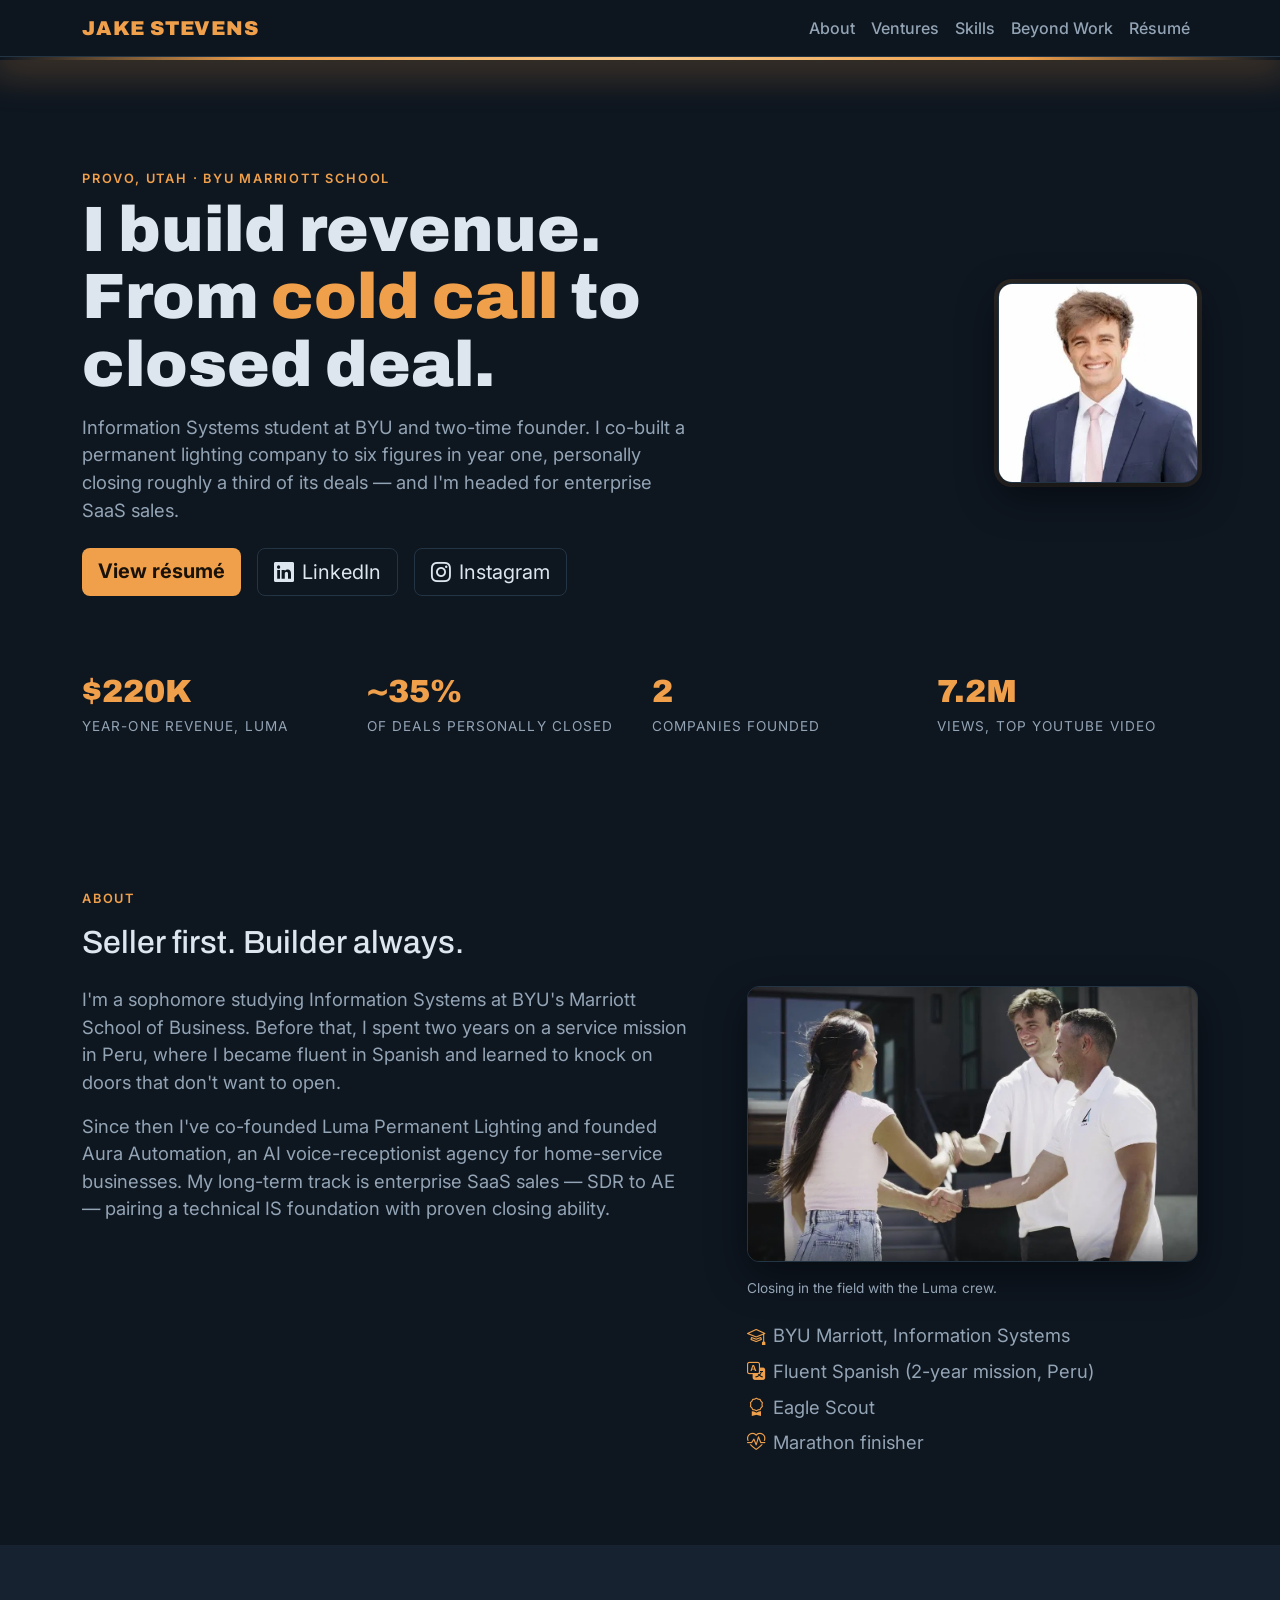
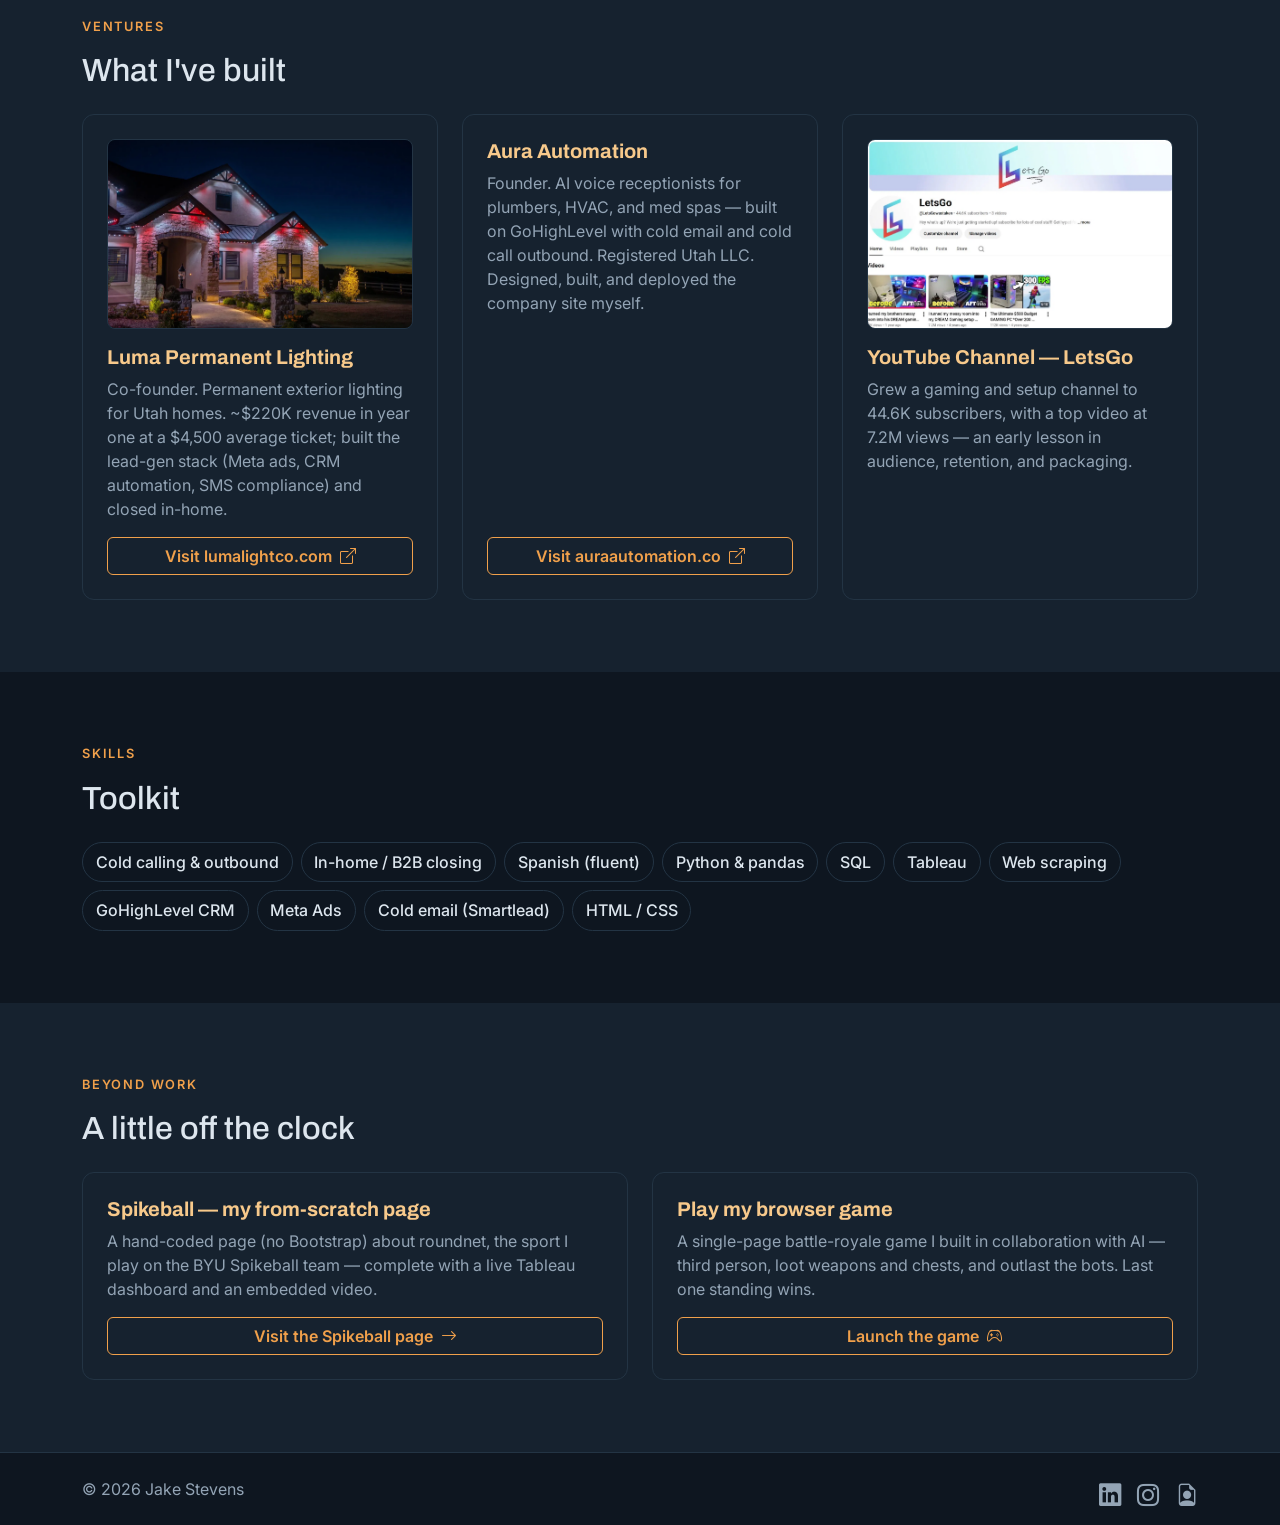
<file: index.html>
<!DOCTYPE html>
<html lang="en">
<head>
<meta charset="UTF-8">
<meta name="viewport" content="width=device-width, initial-scale=1">
<title>Jake Stevens — Sales &amp; Entrepreneurship</title>
<link href="https://cdn.jsdelivr.net/npm/bootstrap@5.3.3/dist/css/bootstrap.min.css" rel="stylesheet">
<link rel="stylesheet" href="https://cdn.jsdelivr.net/npm/bootstrap-icons@1.11.3/font/bootstrap-icons.min.css">
<link rel="preconnect" href="https://fonts.googleapis.com">
<link href="https://fonts.googleapis.com/css2?family=Archivo:wght@500;700;900&family=Inter:wght@400;500;600&display=swap" rel="stylesheet">
<style>
:root{
--ink:#0e1620; --panel:#16222f; --line:#233444;
--glow:#f0a04b; --glow-soft:#f7c98b; --text:#dde6ee; --muted:#93a4b5;
}
body{background:var(--ink); color:var(--text); font-family:'Inter',system-ui,sans-serif;}
h1,h2,h3,.navbar-brand{font-family:'Archivo',sans-serif;}
.navbar{background:rgba(14,22,32,.92); backdrop-filter:blur(8px); border-bottom:1px solid var(--line);}
.navbar-brand{font-weight:900; letter-spacing:.04em; color:var(--glow)!important;}
.nav-link{color:var(--muted)!important; font-weight:500;}
.nav-link:hover{color:var(--glow)!important;}
/* signature: warm "permanent lighting" glow line across the hero */
.hero{padding:7rem 0 5rem; position:relative; overflow:hidden;}
.hero::after{content:""; position:absolute; left:0; right:0; top:0; height:3px;
background:linear-gradient(90deg,transparent, var(--glow) 20%, var(--glow-soft) 50%, var(--glow) 80%, transparent);
box-shadow:0 0 38px 10px rgba(240,160,75,.35);}
.hero h1{font-weight:900; font-size:clamp(2.4rem,5vw,4rem); line-height:1.05;}
.hero h1 span{color:var(--glow);}
.lede{color:var(--muted); font-size:1.15rem; max-width:38rem;}
.headshot{width:200px; height:200px; object-fit:cover; border-radius:14px;
border:1px solid var(--line); box-shadow:0 14px 40px rgba(0,0,0,.45), 0 0 0 4px rgba(240,160,75,.12);}
.stat{font-family:'Archivo'; font-weight:900; font-size:2rem; color:var(--glow);}
.stat-label{color:var(--muted); font-size:.85rem; text-transform:uppercase; letter-spacing:.08em;}
.card-dark{background:var(--panel); border:1px solid var(--line); border-radius:12px; height:100%;}
.card-dark .card-title{color:var(--glow-soft); font-family:'Archivo'; font-weight:700;}
.card-dark .card-text{color:var(--muted);}
.badge-skill{background:transparent; border:1px solid var(--line); color:var(--text);
font-weight:500; padding:.45em .8em; border-radius:999px;}
.btn-glow{background:var(--glow); color:#1a1208; font-weight:700; border:none;}
.btn-glow:hover{background:var(--glow-soft); color:#1a1208;}
.btn-line{border:1px solid var(--line); color:var(--text);}
.btn-line:hover{border-color:var(--glow); color:var(--glow);}
.card-img{width:100%;height:190px;object-fit:cover;border-radius:8px;margin-bottom:1rem;border:1px solid var(--line);}
.btn-card{border:1px solid var(--glow);color:var(--glow);font-weight:600;margin-top:auto;}
.btn-card:hover{background:var(--glow);color:#1a1208;}
.about-photo{width:100%;border-radius:12px;border:1px solid var(--line);box-shadow:0 14px 40px rgba(0,0,0,.45);}
.photo-cap{color:var(--muted);font-size:.85rem;margin-top:.5rem;}
section{padding:4.5rem 0;}
.section-kicker{color:var(--glow); text-transform:uppercase; letter-spacing:.14em; font-weight:600; font-size:.8rem;}
footer{border-top:1px solid var(--line); color:var(--muted);}
a.icon-link{color:var(--muted); font-size:1.4rem;}
a.icon-link:hover{color:var(--glow);}
</style>
</head>
<body>

<nav class="navbar navbar-expand-lg sticky-top navbar-dark">
<div class="container">
<a class="navbar-brand" href="index.html">JAKE STEVENS</a>
<button class="navbar-toggler" type="button" data-bs-toggle="collapse" data-bs-target="#nav">
<span class="navbar-toggler-icon"></span>
</button>
<div class="collapse navbar-collapse justify-content-end" id="nav">
<ul class="navbar-nav">
<li class="nav-item"><a class="nav-link" href="#about">About</a></li>
<li class="nav-item"><a class="nav-link" href="#ventures">Ventures</a></li>
<li class="nav-item"><a class="nav-link" href="#skills">Skills</a></li>
<li class="nav-item"><a class="nav-link" href="#beyond">Beyond Work</a></li>
<li class="nav-item"><a class="nav-link" href="resume.html">Résumé</a></li>
</ul>
</div>
</div>
</nav>

<header class="hero">
<div class="container">
<div class="row align-items-center g-5">
<div class="col-lg-8">
<p class="section-kicker mb-2">Provo, Utah · BYU Marriott School</p>
<h1>I build revenue.<br>From <span>cold call</span> to closed deal.</h1>
<p class="lede mt-3">Information Systems student at BYU and two-time founder. I co-built a
permanent lighting company to six figures in year one, personally closing roughly a third
of its deals — and I'm headed for enterprise SaaS sales.</p>
<div class="mt-4 d-flex gap-3">
<a class="btn btn-glow btn-lg" href="resume.html">View résumé</a>
<a class="btn btn-line btn-lg" href="https://www.linkedin.com/in/jacobstevens-sdr/" target="_blank" rel="noopener">
<i class="bi bi-linkedin me-2"></i>LinkedIn</a>
<a class="btn btn-line btn-lg" href="https://www.instagram.com/jacobstev22/" target="_blank" rel="noopener">
<i class="bi bi-instagram me-2"></i>Instagram</a>
</div>
</div>
<div class="col-lg-4 text-lg-end text-center">
<img src="images/headshot.webp" alt="Jake Stevens headshot" class="headshot">
</div>
</div>
<div class="row mt-5 g-4">
<div class="col-6 col-md-3"><div class="stat">$220K</div><div class="stat-label">Year-one revenue, Luma</div></div>
<div class="col-6 col-md-3"><div class="stat">~35%</div><div class="stat-label">Of deals personally closed</div></div>
<div class="col-6 col-md-3"><div class="stat">2</div><div class="stat-label">Companies founded</div></div>
<div class="col-6 col-md-3"><div class="stat">7.2M</div><div class="stat-label">Views, top YouTube video</div></div>
</div>
</div>
</header>

<section id="about">
<div class="container">
<p class="section-kicker">About</p>
<h2 class="mb-4">Seller first. Builder always.</h2>
<div class="row g-4">
<div class="col-lg-7">
<p class="lede">I'm a sophomore studying Information Systems at BYU's Marriott School of Business.
Before that, I spent two years on a service mission in Peru, where I became fluent in Spanish
and learned to knock on doors that don't want to open.</p>
<p class="lede">Since then I've co-founded Luma Permanent Lighting and founded Aura Automation,
an AI voice-receptionist agency for home-service businesses. My long-term track is enterprise
SaaS sales — SDR to AE — pairing a technical IS foundation with proven closing ability.</p>
</div>
<div class="col-lg-5">
<img src="images/luma-handshake.webp" alt="Jake closing a deal with Luma Permanent Lighting customers" class="about-photo mb-2">
<p class="photo-cap mb-4">Closing in the field with the Luma crew.</p>
<ul class="list-unstyled lede">
<li class="mb-2"><i class="bi bi-mortarboard me-2" style="color:var(--glow)"></i>BYU Marriott, Information Systems</li>
<li class="mb-2"><i class="bi bi-translate me-2" style="color:var(--glow)"></i>Fluent Spanish (2-year mission, Peru)</li>
<li class="mb-2"><i class="bi bi-award me-2" style="color:var(--glow)"></i>Eagle Scout</li>
<li class="mb-2"><i class="bi bi-heart-pulse me-2" style="color:var(--glow)"></i>Marathon finisher</li>
</ul>
</div>
</div>
</div>
</section>

<section id="ventures" style="background:var(--panel)">
<div class="container">
<p class="section-kicker">Ventures</p>
<h2 class="mb-4">What I've built</h2>
<div class="row g-4">
<div class="col-md-4">
<div class="card card-dark p-4 d-flex flex-column">
<img src="images/luma-job.webp" alt="Finished Luma permanent lighting installation at night" class="card-img">
<h3 class="card-title h5">Luma Permanent Lighting</h3>
<p class="card-text">Co-founder. Permanent exterior lighting for Utah homes. ~$220K revenue
in year one at a $4,500 average ticket; built the lead-gen stack (Meta ads, CRM automation,
SMS compliance) and closed in-home.</p>
<a class="btn btn-card" href="https://lumalightco.com/" target="_blank" rel="noopener">Visit lumalightco.com <i class="bi bi-box-arrow-up-right ms-1"></i></a>
</div>
</div>
<div class="col-md-4">
<div class="card card-dark p-4 d-flex flex-column">
<h3 class="card-title h5">Aura Automation</h3>
<p class="card-text">Founder. AI voice receptionists for plumbers, HVAC, and med spas —
built on GoHighLevel with cold email and cold call outbound. Registered Utah LLC.
Designed, built, and deployed the company site myself.</p>
<a class="btn btn-card" href="https://auraautomation.co/" target="_blank" rel="noopener">Visit auraautomation.co <i class="bi bi-box-arrow-up-right ms-1"></i></a>
</div>
</div>
<div class="col-md-4">
<div class="card card-dark p-4 d-flex flex-column">
<img src="images/youtube-channel.webp" alt="LetsGo YouTube channel with 44.6K subscribers" class="card-img" style="object-position:top">
<h3 class="card-title h5">YouTube Channel — LetsGo</h3>
<p class="card-text">Grew a gaming and setup channel to 44.6K subscribers, with a top video
at 7.2M views — an early lesson in audience, retention, and packaging.</p>
</div>
</div>
</div>
</div>
</section>

<section id="skills">
<div class="container">
<p class="section-kicker">Skills</p>
<h2 class="mb-4">Toolkit</h2>
<div class="d-flex flex-wrap gap-2">
<span class="badge-skill">Cold calling &amp; outbound</span>
<span class="badge-skill">In-home / B2B closing</span>
<span class="badge-skill">Spanish (fluent)</span>
<span class="badge-skill">Python &amp; pandas</span>
<span class="badge-skill">SQL</span>
<span class="badge-skill">Tableau</span>
<span class="badge-skill">Web scraping</span>
<span class="badge-skill">GoHighLevel CRM</span>
<span class="badge-skill">Meta Ads</span>
<span class="badge-skill">Cold email (Smartlead)</span>
<span class="badge-skill">HTML / CSS</span>
</div>
</div>
</section>

<section id="beyond" style="background:var(--panel)">
<div class="container">
<p class="section-kicker">Beyond Work</p>
<h2 class="mb-4">A little off the clock</h2>
<div class="row g-4">
<div class="col-md-6">
<div class="card card-dark p-4 d-flex flex-column">
<h3 class="card-title h5">Spikeball — my from-scratch page</h3>
<p class="card-text">A hand-coded page (no Bootstrap) about roundnet, the sport I play on the
BYU Spikeball team — complete with a live Tableau dashboard and an embedded video.</p>
<a class="btn btn-card" href="scratch.html">Visit the Spikeball page <i class="bi bi-arrow-right ms-1"></i></a>
</div>
</div>
<div class="col-md-6">
<div class="card card-dark p-4 d-flex flex-column">
<h3 class="card-title h5">Play my browser game</h3>
<p class="card-text">A single-page battle-royale game I built in collaboration with AI —
third person, loot weapons and chests, and outlast the bots. Last one standing wins.</p>
<a class="btn btn-card" href="game.html">Launch the game <i class="bi bi-controller ms-1"></i></a>
</div>
</div>
</div>
</div>
</section>

<footer class="py-4">
<div class="container d-flex justify-content-between align-items-center flex-wrap gap-3">
<span>© 2026 Jake Stevens</span>
<span class="d-flex gap-3">
<a class="icon-link" href="https://www.linkedin.com/in/jacobstevens-sdr/" target="_blank" rel="noopener" aria-label="LinkedIn"><i class="bi bi-linkedin"></i></a>
<a class="icon-link" href="https://www.instagram.com/jacobstev22/" target="_blank" rel="noopener" aria-label="Instagram"><i class="bi bi-instagram"></i></a>
<a class="icon-link" href="resume.html" aria-label="Résumé"><i class="bi bi-file-earmark-person"></i></a>
</span>
</div>
</footer>

<script src="https://cdn.jsdelivr.net/npm/bootstrap@5.3.3/dist/js/bootstrap.bundle.min.js"></script>
</body>
</html>
</file>
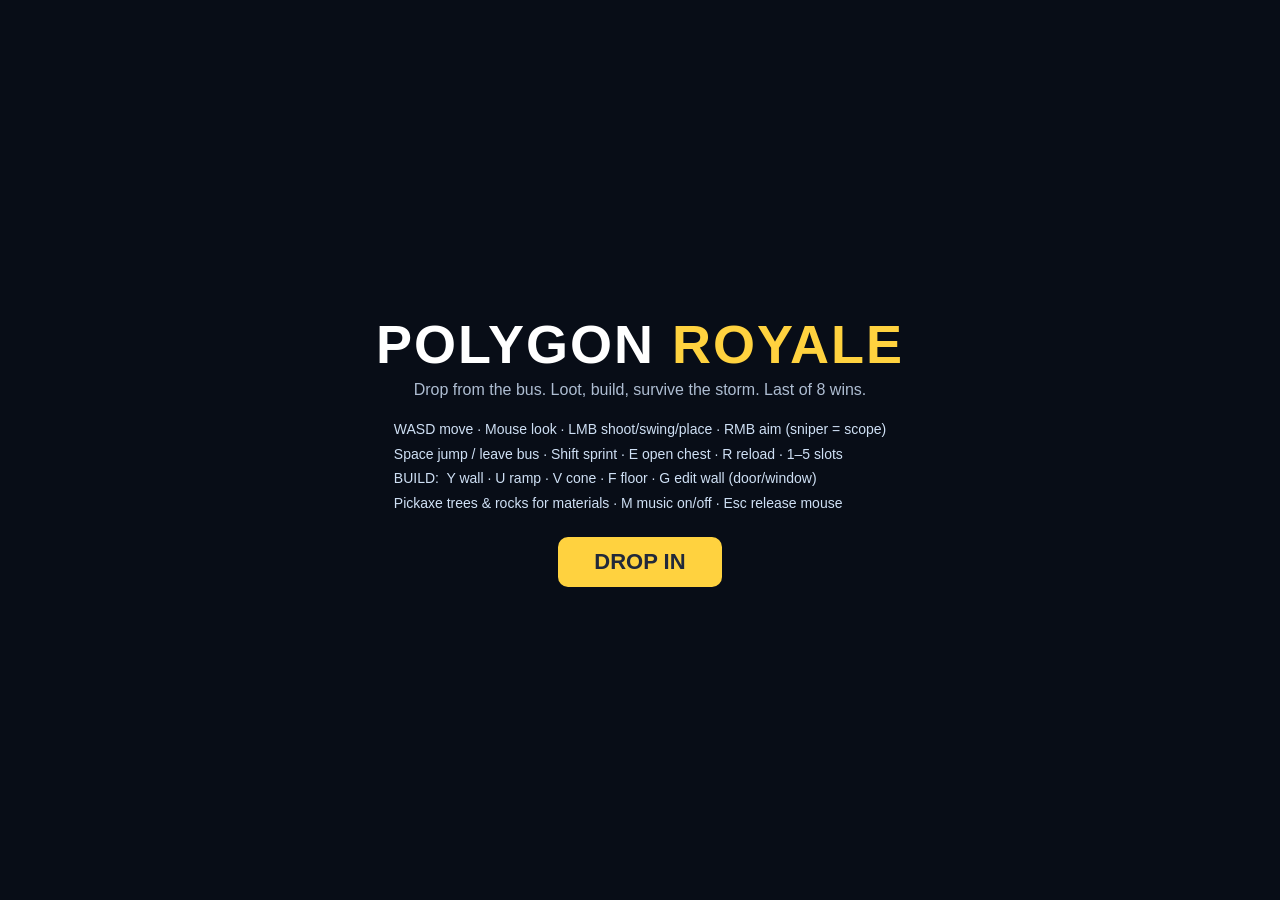
<file: game.html>
<!DOCTYPE html>
<html lang="en">
<head>
<meta charset="UTF-8">
<title>Polygon Royale</title>
<style>
  html,body{margin:0;padding:0;overflow:hidden;background:#000;height:100%;}
  #c{display:block;width:100vw;height:100vh;cursor:crosshair;}
  #overlay{position:fixed;inset:0;display:flex;align-items:center;justify-content:center;
    background:rgba(10,16,28,.85);color:#fff;font-family:Arial,Helvetica,sans-serif;text-align:center;}
  #overlay h1{font-size:54px;margin:0 0 6px;letter-spacing:2px;}
  #overlay h1 span{color:#ffd23f;}
  #overlay p{color:#aebdd2;margin:6px 0;}
  #overlay .keys{display:inline-block;text-align:left;margin:12px 0;color:#cfe0f5;line-height:1.75;font-size:14px;}
  #overlay button{font-size:22px;font-weight:bold;padding:12px 36px;border:none;border-radius:10px;
    background:#ffd23f;color:#22293a;cursor:pointer;margin-top:10px;}
  #overlay button:hover{background:#ffe27a;}
  .hidden{display:none !important;}
</style>
</head>
<body>
<canvas id="c"></canvas>

<div id="overlay">
  <div id="panel">
    <h1>POLYGON <span>ROYALE</span></h1>
    <p id="subtitle">Drop from the bus. Loot, build, survive the storm. Last of 8 wins.</p>
    <div class="keys">
      WASD move · Mouse look · LMB shoot/swing/place · RMB aim (sniper = scope)<br>
      Space jump / leave bus · Shift sprint · E open chest · R reload · 1–5 slots<br>
      BUILD:&nbsp; Y wall · U ramp · V cone · F floor · G edit wall (door/window)<br>
      Pickaxe trees &amp; rocks for materials · M music on/off · Esc release mouse
    </div><br>
    <button id="playBtn">DROP IN</button>
  </div>
</div>

<script>
"use strict";
/* =====================================================================
   POLYGON ROYALE v3 — single-file third-person battle royale.
   Storm circle, battle-bus skydive, building+editing, ADS/sniper scope,
   WebAudio music+SFX, tracers/muzzle flashes, minimap, supply drops,
   ammo economy, POIs, death loot, aim assist, fallible bots.
   ===================================================================== */

// ------------------------------ Canvas -------------------------------
const canvas=document.getElementById("c");
const ctx=canvas.getContext("2d");
let W=0,H=0;
function resize(){W=canvas.width=innerWidth;H=canvas.height=innerHeight;}
addEventListener("resize",resize);resize();

// --------------------------- Math / random ---------------------------
const TAU=Math.PI*2;
const clamp=(v,a,b)=>v<a?a:v>b?b:v;
const lerp=(a,b,t)=>a+(b-a)*t;
const dist2d=(ax,az,bx,bz)=>Math.hypot(ax-bx,az-bz);
let seed=1337;
function rng(){seed=(seed*1664525+1013904223)>>>0;return seed/4294967296;}
function hash2(ix,iz){let h=ix*374761393+iz*668265263;h=(h^(h>>13))*1274126177;
  return ((h^(h>>16))>>>0)/4294967296;}
const smoothT=t=>t*t*(3-2*t);
function noise2(x,z){
  const ix=Math.floor(x),iz=Math.floor(z),fx=smoothT(x-ix),fz=smoothT(z-iz);
  return lerp(lerp(hash2(ix,iz),hash2(ix+1,iz),fx),
              lerp(hash2(ix,iz+1),hash2(ix+1,iz+1),fx),fz);
}
const fbm=(x,z)=>noise2(x,z)*0.6+noise2(x*2.1,z*2.1)*0.28+noise2(x*4.6,z*4.6)*0.12;
function wrapAngle(a){while(a>Math.PI)a-=TAU;while(a<-Math.PI)a+=TAU;return a;}
function hex(c){return[parseInt(c.slice(1,3),16),parseInt(c.slice(3,5),16),parseInt(c.slice(5,7),16)];}
function shade(c,l){if(c.startsWith("rgba"))return c;
  const[r,g,b]=c.startsWith("rgb")?c.match(/\d+/g).map(Number):hex(c);
  return "rgb("+(clamp(r*l,0,255)|0)+","+(clamp(g*l,0,255)|0)+","+(clamp(b*l,0,255)|0)+")";}
function mix(c1,c2,t){if(c1.startsWith("rgba"))return c1;
  const a=c1.startsWith("rgb")?c1.match(/\d+/g).map(Number):hex(c1),b=hex(c2);
  return "rgb("+(lerp(a[0],b[0],t)|0)+","+(lerp(a[1],b[1],t)|0)+","+(lerp(a[2],b[2],t)|0)+")";}

// ------------------------------ Audio --------------------------------
const AU={
  ctx:null,master:null,musicOn:true,step:0,nextT:0,
  init(){
    if(this.ctx)return;
    const C=window.AudioContext||window.webkitAudioContext;if(!C)return;
    this.ctx=new C();
    this.master=this.ctx.createGain();this.master.gain.value=0.5;
    this.master.connect(this.ctx.destination);
    const b=this.ctx.createBuffer(1,this.ctx.sampleRate,this.ctx.sampleRate);
    const d=b.getChannelData(0);
    for(let i=0;i<d.length;i++)d[i]=Math.random()*2-1;
    this.noiseBuf=b;
    this.nextT=this.ctx.currentTime+0.1;
    setInterval(()=>this.musicTick(),120);
  },
  resume(){if(this.ctx&&this.ctx.state==="suspended")this.ctx.resume();},
  env(g,t,a,d,v){g.gain.setValueAtTime(0.0001,t);
    g.gain.linearRampToValueAtTime(v,t+a);
    g.gain.exponentialRampToValueAtTime(0.0001,t+a+d);},
  blip(freq,dur,vol,type,slide){
    if(!this.ctx)return;const t=this.ctx.currentTime;
    const o=this.ctx.createOscillator(),g=this.ctx.createGain();
    o.type=type||"square";o.frequency.setValueAtTime(freq,t);
    if(slide)o.frequency.exponentialRampToValueAtTime(Math.max(25,freq+slide),t+dur);
    this.env(g,t,0.005,dur,vol);
    o.connect(g);g.connect(this.master);o.start(t);o.stop(t+dur+0.06);
  },
  noise(dur,vol,fFrom,fTo){
    if(!this.ctx)return;const t=this.ctx.currentTime;
    const s=this.ctx.createBufferSource();s.buffer=this.noiseBuf;s.loop=true;
    const f=this.ctx.createBiquadFilter();f.type="lowpass";
    f.frequency.setValueAtTime(fFrom||3000,t);
    f.frequency.exponentialRampToValueAtTime(Math.max(60,fTo||400),t+dur);
    const g=this.ctx.createGain();this.env(g,t,0.004,dur,vol);
    s.connect(f);f.connect(g);g.connect(this.master);
    s.start(t);s.stop(t+dur+0.06);
  },
  shot(key,dist){
    const v=clamp(1-(dist||0)/230,0,1);if(v<=0)return;const b=v*0.45;
    if(key==="shotgun"){this.noise(0.3,b*1.3,2400,180);this.blip(85,0.2,b*0.5,"sawtooth",-40);}
    else if(key==="sniper"){this.noise(0.45,b*1.2,4200,140);this.blip(55,0.32,b*0.5,"sawtooth",-25);}
    else if(key==="smg"){this.noise(0.07,b*0.7,4200,700);}
    else if(key==="ar"){this.noise(0.12,b*0.95,3600,420);this.blip(120,0.08,b*0.3,"square",-60);}
    else{this.noise(0.12,b*0.85,3000,520);this.blip(150,0.1,b*0.3,"square",-80);}
  },
  reload(){this.blip(420,0.05,0.18,"square");setTimeout(()=>this.blip(620,0.05,0.18,"square"),140);},
  hit(){this.blip(900,0.06,0.22,"square",-200);},
  kill(){this.blip(523,0.1,0.25,"triangle");setTimeout(()=>this.blip(784,0.16,0.25,"triangle"),90);},
  chest(){[440,554,659,880].forEach((f,i)=>setTimeout(()=>this.blip(f,0.12,0.18,"triangle"),i*70));},
  pickup(){this.blip(700,0.08,0.18,"triangle",300);},
  build(){this.blip(180,0.08,0.25,"square",-60);this.noise(0.07,0.15,1200,300);},
  harvest(){this.noise(0.08,0.22,1800,250);this.blip(140,0.06,0.15,"square",-50);},
  breakS(){this.noise(0.25,0.3,1500,150);},
  stormWarn(){this.blip(220,0.5,0.3,"sine",-60);setTimeout(()=>this.blip(196,0.6,0.3,"sine",-50),350);},
  stormTick(){this.blip(110,0.15,0.2,"sawtooth",-30);},
  drink(){this.blip(330,0.3,0.12,"sine",120);},
  glide(){this.noise(0.8,0.18,900,500);},
  drop(){this.noise(1.2,0.2,500,2000);},
  musicTick(){
    if(!this.ctx||!this.musicOn)return;
    while(this.nextT<this.ctx.currentTime+0.45){
      this.scheduleStep(this.nextT);this.nextT+=0.27;this.step++;
    }
  },
  scheduleStep(t){
    const scale=[220,262,330,392,440,523];
    if(this.step%2===0&&Math.random()<0.8)
      this.note(scale[(Math.random()*scale.length)|0]/2,t,0.5,0.028,"triangle");
    if(this.step%8===0)this.note(this.step%16===0?55:65.4,t,1.4,0.05,"sine");
    if(this.step%16===8)this.note(scale[(Math.random()*3)|0],t,0.9,0.02,"sine");
  },
  note(f,t,d,v,type){
    const o=this.ctx.createOscillator(),g=this.ctx.createGain();
    o.type=type;o.frequency.value=f;
    g.gain.setValueAtTime(0.0001,t);
    g.gain.linearRampToValueAtTime(v,t+0.03);
    g.gain.exponentialRampToValueAtTime(0.0001,t+d);
    o.connect(g);g.connect(this.master);o.start(t);o.stop(t+d+0.1);
  }
};

// --------------------------- World constants -------------------------
const CELL=10,N=80,HALF=N*CELL/2;
const WATER_Y=0.35,VIEW_DIST=260,GRAV=22;
const AIM_ASSIST=0.05;            // 5% per-shot pull toward target
const BUILD_GRID=4,BUILD_COST=10,PIECE_HP=150;

// ------------------------------ Terrain ------------------------------
const heights=new Float32Array((N+1)*(N+1));
const cellRoad=new Uint8Array(N*N);
const hIndex=(i,j)=>j*(N+1)+i;
function baseHeight(x,z){
  const d=Math.hypot(x,z)/335;
  let h=fbm(x*0.011+9.7,z*0.011+3.1)*30-2.5;
  h+=noise2(x*0.05,z*0.05)*2;
  h*=clamp(1.22-d*d,0,1);
  h-=Math.max(0,d-1)*40;
  return h;
}
function genTerrain(){
  for(let j=0;j<=N;j++)for(let i=0;i<=N;i++)
    heights[hIndex(i,j)]=baseHeight(i*CELL-HALF,j*CELL-HALF);
  const RW=9;
  for(let j=0;j<=N;j++)for(let i=0;i<=N;i++){
    const x=i*CELL-HALF,z=j*CELL-HALF;
    if(Math.abs(z)<=RW&&Math.abs(x)<=310)
      heights[hIndex(i,j)]=lerp(heights[hIndex(i,j)],Math.max(baseHeight(x,0),WATER_Y+1.6),0.9);
    if(Math.abs(x)<=RW&&Math.abs(z)<=310)
      heights[hIndex(i,j)]=lerp(heights[hIndex(i,j)],Math.max(baseHeight(0,z),WATER_Y+1.6),0.9);
  }
  for(let j=0;j<N;j++)for(let i=0;i<N;i++){
    const x=i*CELL-HALF+CELL/2,z=j*CELL-HALF+CELL/2;
    cellRoad[j*N+i]=((Math.abs(z)<6.5&&Math.abs(x)<=305)||(Math.abs(x)<6.5&&Math.abs(z)<=305))?1:0;
  }
}
function heightAt(x,z){
  const gx=clamp((x+HALF)/CELL,0,N-0.001),gz=clamp((z+HALF)/CELL,0,N-0.001);
  const i=Math.floor(gx),j=Math.floor(gz),fx=gx-i,fz=gz-j;
  return lerp(lerp(heights[hIndex(i,j)],heights[hIndex(i+1,j)],fx),
              lerp(heights[hIndex(i,j+1)],heights[hIndex(i+1,j+1)],fx),fz);
}
function flattenPad(cx,cz,r){
  const h0=Math.max(heightAt(cx,cz),WATER_Y+1.6);
  for(let j=0;j<=N;j++)for(let i=0;i<=N;i++){
    const x=i*CELL-HALF,z=j*CELL-HALF;
    const d=Math.max(Math.abs(x-cx),Math.abs(z-cz));
    if(d<r)heights[hIndex(i,j)]=h0;
    else if(d<r+CELL)heights[hIndex(i,j)]=lerp(h0,heights[hIndex(i,j)],(d-r)/CELL);
  }
  return h0;
}

// ------------------------- Items, ammo, weapons -----------------------
const RARITY=[
  {name:"Common",col:"#b8bfc7",mult:1.00},
  {name:"Rare",col:"#3aa0ff",mult:1.15},
  {name:"Epic",col:"#c05df5",mult:1.30},
  {name:"Legendary",col:"#ff9a2e",mult:1.50},
];
const AMMO_DEFS={light:{label:"Light Ammo",col:"#d7e3ef"},medium:{label:"Medium Ammo",col:"#c9d68e"},
  heavy:{label:"Heavy Ammo",col:"#e6b36a"},shells:{label:"Shells",col:"#ff8a6a"}};
const WEAPONS={
  pickaxe:{label:"Pickaxe",short:"PICK",type:"melee",dmg:20,rate:1.7,range:3.6},
  pistol :{label:"Pistol",short:"PSTL",type:"gun",dmg:26,rate:3.4,mag:12,reload:1.3,speed:300,spread:0.013,pellets:1,ammo:"light",drop:4},
  smg    :{label:"SMG",short:"SMG",type:"gun",dmg:13,rate:11,mag:25,reload:1.6,speed:300,spread:0.038,pellets:1,ammo:"light",drop:4},
  ar     :{label:"Assault Rifle",short:"AR",type:"gun",dmg:18,rate:7.5,mag:30,reload:2.0,speed:340,spread:0.024,pellets:1,ammo:"medium",drop:5},
  shotgun:{label:"Shotgun",short:"SHTG",type:"gun",dmg:9,rate:1.1,mag:5,reload:2.2,speed:250,spread:0.085,pellets:8,ammo:"shells",drop:5},
  sniper :{label:"Sniper Rifle",short:"SNPR",type:"gun",dmg:90,rate:0.65,mag:3,reload:2.6,speed:560,spread:0.002,pellets:1,ammo:"heavy",drop:14},
  minipot:{label:"Mini Shield",short:"MINI",type:"heal",drink:1.0,shield:25,cap:50},
  potion :{label:"Shield Potion",short:"POT",type:"heal",drink:2.2,shield:50},
  medkit :{label:"Medkit",short:"MED",type:"heal",drink:3.2,hp:100},
};
function makeItem(key,rarity){
  const def=WEAPONS[key];
  return {key,def,rarity,ammo:def.mag||0,reloading:0,cooldown:0,drinking:0};
}
function rollLoot(legendaryBias){
  const r=rng();
  let key=r<0.14?"pistol":r<0.32?"smg":r<0.52?"ar":r<0.67?"shotgun"
        :r<0.75?"sniper":r<0.85?"minipot":r<0.93?"potion":"medkit";
  const rr=rng();
  let rarity=key==="sniper"?(rr<0.5?2:3)
            :(rr<0.42?0:rr<0.72?1:rr<0.92?2:3);
  if(legendaryBias)rarity=Math.max(rarity,rr<0.6?3:2);
  return makeItem(key,WEAPONS[key].type==="heal"?1:rarity);
}
function rollAmmo(){
  const r=rng();
  const type=r<0.35?"light":r<0.65?"medium":r<0.85?"shells":"heavy";
  return {ammoType:type,amt:type==="heavy"?8:type==="shells"?10:24};
}
const itemDPS=it=>it.def.type!=="gun"?(it.def.type==="melee"?25:0)
  :it.def.dmg*(it.def.pellets||1)*it.def.rate*RARITY[it.rarity].mult;

// ---------------------- Buildings, chests, pickups --------------------
class Building{
  constructor(cx,cz,doorSide){
    this.cx=cx;this.cz=cz;this.s=6.5;this.h=7;
    this.y=flattenPad(cx,cz,12);
    this.walls=[];this.doorSide=doorSide;
    const s=this.s,D=1.9;
    const sides=[
      {a:[cx-s,cz-s],b:[cx+s,cz-s],id:0},{a:[cx+s,cz-s],b:[cx+s,cz+s],id:1},
      {a:[cx+s,cz+s],b:[cx-s,cz+s],id:2},{a:[cx-s,cz+s],b:[cx-s,cz-s],id:3}];
    for(const sd of sides){
      if(sd.id===doorSide){
        const mx=(sd.a[0]+sd.b[0])/2,mz=(sd.a[1]+sd.b[1])/2;
        const dx=(sd.b[0]-sd.a[0])/(2*s),dz=(sd.b[1]-sd.a[1])/(2*s);
        this.walls.push({x1:sd.a[0],z1:sd.a[1],x2:mx-dx*D,z2:mz-dz*D});
        this.walls.push({x1:mx+dx*D,z1:mz+dz*D,x2:sd.b[0],z2:sd.b[1]});
      } else this.walls.push({x1:sd.a[0],z1:sd.a[1],x2:sd.b[0],z2:sd.b[1],win:true});
    }
  }
}
class Chest{constructor(x,z,special){this.x=x;this.z=z;this.y=heightAt(x,z);
  this.open=false;this.anim=0;this.special=!!special;}}
class Pickup{constructor(x,z,item,y){this.x=x;this.z=z;
  this.y=(y!==undefined?y:heightAt(x,z))+0.7;this.item=item;this.t=0;}}

// ---------------------------- Particles ------------------------------
class Particles{
  constructor(){this.list=[];}
  burst(x,y,z,col,n,spd){
    for(let i=0;i<n;i++){
      const a=rng()*TAU,b=rng()*Math.PI;
      this.list.push({x,y,z,vx:Math.cos(a)*Math.sin(b)*spd*(0.4+rng()),
        vy:Math.cos(b)*spd*(0.4+rng())+2,vz:Math.sin(a)*Math.sin(b)*spd*(0.4+rng()),
        t:0.7+rng()*0.4,col,size:0.16+rng()*0.2});
    }
  }
  update(dt){
    for(let i=this.list.length-1;i>=0;i--){
      const p=this.list[i];
      p.x+=p.vx*dt;p.y+=p.vy*dt;p.z+=p.vz*dt;p.vy-=GRAV*0.6*dt;p.t-=dt;
      if(p.t<=0)this.list.splice(i,1);
    }
  }
}

// ------------------------------ Actors --------------------------------
class Actor{
  constructor(game,x,z,name,shirt,pants,skin){
    this.g=game;this.x=x;this.z=z;this.y=heightAt(x,z);
    this.vy=0;this.yaw=rng()*TAU;this.pitch=0;
    this.hp=100;this.shield=0;this.alive=true;this.onGround=true;
    this.name=name;this.shirt=shirt;this.pants=pants;this.skin=skin;
    this.radius=0.55;this.item=makeItem("pickaxe",0);
    this.swing=0;this.walk=0;this.recoil=0;this.kills=0;
  }
  eyeY(){return this.y+1.55;}
  takeDamage(d,from,head){
    if(!this.alive)return;
    const s=Math.min(this.shield,d);this.shield-=s;d-=s;
    this.hp-=d;this.lastAttacker=from;
    if(from&&this instanceof Bot){this.alert=8;this.alertTo=from;}
    if(this.hp<=0){
      this.hp=0;this.alive=false;
      this.g.particles.burst(this.x,this.y+1.2,this.z,"#ff5d5d",28,7);
      this.g.feed.push({txt:(from?from.name:"The storm")+" eliminated "+this.name,t:5});
      if(from){from.kills++;if(from===this.g.player){AU.kill();
        this.g.banner={txt:"ELIMINATED "+this.name,t:2.2};}}
      this.dropLoot();
      this.g.checkEnd();
    }
  }
  dropLoot(){
    const drops=[];
    if(this instanceof Player){
      for(const it of this.inv)if(it&&it.key!=="pickaxe")drops.push(it);
    } else if(this.item.key!=="pickaxe")drops.push(this.item);
    drops.push({key:"_ammo",info:rollAmmo()});
    if(rng()<0.5)drops.push(makeItem(rng()<0.5?"minipot":"potion",1));
    for(const d of drops){
      const px=this.x+(rng()-0.5)*2,pz=this.z+(rng()-0.5)*2;
      if(d.key==="_ammo")this.g.pickups.push(Object.assign(new Pickup(px,pz,null),{ammo:d.info}));
      else this.g.pickups.push(new Pickup(px,pz,d));
    }
  }
  structSupport(x,z,y){
    let g=-1e9;
    for(const s of this.g.structs){
      if(s.dead)continue;
      const dx=x-s.x,dz=z-s.z;
      if(Math.abs(dx)>2.6||Math.abs(dz)>2.6)continue;
      if(s.type==="floor"&&Math.abs(dx)<2.05&&Math.abs(dz)<2.05){
        if(s.y+0.15<=y+0.8)g=Math.max(g,s.y+0.15);
      } else if(s.type==="cone"&&Math.abs(dx)<2.05&&Math.abs(dz)<2.05){
        if(s.y+1.0<=y+0.8)g=Math.max(g,s.y+1.0);
      } else if(s.type==="ramp"){
        const c=Math.cos(s.yaw),si=Math.sin(s.yaw);
        const lz=dx*si+dz*c;
        const lx=dx*c-dz*si;
        if(Math.abs(lx)<2.05&&Math.abs(lz)<2.05){
          const top=s.y+((lz+2)/4)*3.5;
          if(top<=y+1.0)g=Math.max(g,top);
        }
      }
    }
    return g;
  }
  move(dx,dz,dt){
    let nx=this.x+dx,nz=this.z+dz;
    const r=Math.hypot(nx,nz);if(r>370){nx*=370/r;nz*=370/r;}
    for(const o of this.g.obstacles){
      if(!o.r||o.dead)continue;
      const d=dist2d(nx,nz,o.x,o.z),min=o.r+this.radius;
      if(d<min&&d>0.001){const p=(min-d)/d;nx+=(nx-o.x)*p;nz+=(nz-o.z)*p;}
    }
    for(const b of this.g.buildings){
      if(Math.abs(nx-b.cx)>b.s+2||Math.abs(nz-b.cz)>b.s+2)continue;
      if(this.y>b.y+b.h-0.5)continue;
      for(const w of b.walls){
        const wx=w.x2-w.x1,wz=w.z2-w.z1,len2=wx*wx+wz*wz;
        let t=((nx-w.x1)*wx+(nz-w.z1)*wz)/len2;t=clamp(t,0,1);
        const px=w.x1+wx*t,pz=w.z1+wz*t,d=dist2d(nx,nz,px,pz),min=this.radius+0.25;
        if(d<min&&d>0.001){const p=(min-d)/d;nx+=(nx-px)*p;nz+=(nz-pz)*p;}
      }
    }
    // player-built walls
    for(const s of this.g.structs){
      if(s.dead||s.type!=="wall")continue;
      if(this.y>s.y+3.2||this.y+1.8<s.y)continue;
      const c=Math.cos(s.yaw),si=Math.sin(s.yaw);
      const segs=s.edit===1?[[0,0.33],[0.67,1]]:[[0,1]];
      for(const sg of segs){
        const ax=s.x-c*2+c*4*sg[0],az=s.z+si*2-si*4*sg[0];
        const bx=s.x-c*2+c*4*sg[1],bz=s.z+si*2-si*4*sg[1];
        const wx=bx-ax,wz=bz-az,len2=wx*wx+wz*wz||1;
        let t=((nx-ax)*wx+(nz-az)*wz)/len2;t=clamp(t,0,1);
        const px=ax+wx*t,pz=az+wz*t,d=dist2d(nx,nz,px,pz),min=this.radius+0.2;
        if(d<min&&d>0.001){const p=(min-d)/d;nx+=(nx-px)*p;nz+=(nz-pz)*p;}
      }
    }
    const moved=Math.hypot(nx-this.x,nz-this.z);
    this.walk+=moved>0.001?moved*1.6:0;
    this.moving=moved>0.001;
    this.x=nx;this.z=nz;
    this.vy-=GRAV*dt;this.y+=this.vy*dt;
    const g=Math.max(heightAt(this.x,this.z),WATER_Y,this.structSupport(this.x,this.z,this.y+0.5));
    if(this.y<=g){this.y=g;this.vy=0;this.onGround=true;}else this.onGround=false;
  }
  aimAssist(yaw,pitch){
    let best=null,bd=0.13;
    for(const a of this.g.actors){
      if(a===this||!a.alive)continue;
      const d=dist2d(this.x,this.z,a.x,a.z);if(d>150||d<1)continue;
      const ang=Math.atan2(a.x-this.x,a.z-this.z);
      const pAng=Math.atan2((a.y+1.1)-this.eyeY(),d);
      const dy=wrapAngle(ang-yaw),dp=pAng-pitch;
      const off=Math.hypot(dy,dp);
      if(off<bd){bd=off;best=[dy,dp];}
    }
    if(best)return[yaw+best[0]*AIM_ASSIST,pitch+best[1]*AIM_ASSIST];
    return[yaw,pitch];
  }
  fire(aYaw,aPitch){
    const it=this.item,def=it.def;
    if(it.cooldown>0||it.reloading>0||it.drinking>0||!this.alive)return;
    if(def.type==="melee"){
      it.cooldown=1/def.rate;this.swing=0.3;
      let hitSomething=false;
      for(const a of this.g.actors){
        if(a===this||!a.alive)continue;
        const d=dist2d(this.x,this.z,a.x,a.z);
        if(d<def.range){
          const ang=Math.atan2(a.x-this.x,a.z-this.z);
          const diff=wrapAngle(ang-aYaw);
          if(Math.abs(diff)<0.85){
            const dmg=Math.round(def.dmg*RARITY[it.rarity].mult);
            a.takeDamage(dmg,this);hitSomething=true;
            this.g.dmgNums.push({x:a.x,y:a.y+2.0,z:a.z,txt:dmg,t:0.9,col:"#ffd23f"});
            this.g.particles.burst(a.x,a.y+1.2,a.z,"#ffd23f",8,5);
            if(this===this.g.player){AU.hit();this.g.hitT=0.12;}
          }
        }
      }
      // harvest trees & rocks
      for(const o of this.g.obstacles){
        if(o.dead||(o.kind!=="tree"&&o.kind!=="rock"))continue;
        const d=dist2d(this.x,this.z,o.x,o.z);
        if(d<def.range+0.8){
          const ang=Math.atan2(o.x-this.x,o.z-this.z);
          if(Math.abs(wrapAngle(ang-aYaw))<0.9){
            o.hp=(o.hp===undefined?(o.kind==="tree"?90:140):o.hp)-25;
            const mat=o.kind==="tree"?"wood":"stone";
            if(this.mats){this.mats[mat]=Math.min(500,this.mats[mat]+(o.kind==="tree"?12:9));}
            this.g.particles.burst(o.x,o.y+1.5,o.z,o.kind==="tree"?"#8a6238":"#a8aeb4",7,5);
            if(this===this.g.player)AU.harvest();
            if(o.hp<=0){o.dead=true;
              if(this.mats)this.mats[mat]=Math.min(500,this.mats[mat]+25);
              this.g.particles.burst(o.x,o.y+2,o.z,o.kind==="tree"?"#5a8a3a":"#9aa0a6",16,7);
              if(this===this.g.player)AU.breakS();}
            hitSomething=true;break;
          }
        }
      }
      // hit player-built structures
      if(!hitSomething){
        for(const s of this.g.structs){
          if(s.dead)continue;
          if(dist2d(this.x,this.z,s.x,s.z)<def.range+1.5&&Math.abs(this.y-s.y)<3.5){
            this.g.damageStruct(s,40);break;
          }
        }
      }
      return;
    }
    if(def.type==="heal"){
      if(def.shield&&this.shield>=(def.cap||100))return;
      if(def.hp&&this.hp>=100)return;
      it.drinking=def.drink;
      if(this===this.g.player)AU.drink();
      return;
    }
    if(it.ammo<=0){this.tryReload();return;}
    it.ammo--;it.cooldown=1/def.rate;this.recoil=0.1;this.swing=0.12;
    const mult=RARITY[it.rarity].mult;
    // aim assist (player only)
    if(this===this.g.player){
      [aYaw,aPitch]=this.aimAssist(aYaw,aPitch);
      AU.shot(it.key,0);
    } else {
      AU.shot(it.key,dist2d(this.x,this.z,this.g.player.x,this.g.player.z));
    }
    this.g.flashes.push({x:this.x+Math.sin(this.yaw)*0.8,y:this.eyeY()-0.1,
      z:this.z+Math.cos(this.yaw)*0.8,t:0.06});
    const spreadMul=(this===this.g.player&&this.ads)?0.4:1;
    for(let p=0;p<(def.pellets||1);p++){
      const sy=aYaw+(rng()-0.5)*2*def.spread*spreadMul;
      const sp=aPitch+(rng()-0.5)*2*def.spread*spreadMul;
      const cp=Math.cos(sp);
      this.g.projectiles.push({
        x:this.x+Math.sin(this.yaw)*0.7,y:this.eyeY()-0.15,z:this.z+Math.cos(this.yaw)*0.7,
        vx:Math.sin(sy)*cp*def.speed,vy:Math.sin(sp)*def.speed,vz:Math.cos(sy)*cp*def.speed,
        dmg:Math.round(def.dmg*mult),owner:this,life:1.8,drop:def.drop||4,
        col:RARITY[it.rarity].col});
    }
  }
  tryReload(){
    const it=this.item;if(it.def.type!=="gun"||it.reloading>0)return;
    if(this instanceof Player){
      const pool=this.ammoPool[it.def.ammo];
      if(pool<=0){this.g.toast("Out of "+AMMO_DEFS[it.def.ammo].label);return;}
    }
    it.reloading=it.def.reload;
    if(this===this.g.player)AU.reload();
  }
  tickItem(dt){
    const it=this.item;
    if(it.cooldown>0)it.cooldown-=dt;
    if(it.reloading>0){it.reloading-=dt;
      if(it.reloading<=0){it.reloading=0;
        if(this instanceof Player){
          const need=it.def.mag-it.ammo;
          const take=Math.min(need,this.ammoPool[it.def.ammo]);
          this.ammoPool[it.def.ammo]-=take;it.ammo+=take;
        } else it.ammo=it.def.mag;
      }}
    if(it.drinking>0){it.drinking-=dt;
      if(it.drinking<=0){it.drinking=0;
        if(it.def.shield)this.shield=Math.min(it.def.cap||100,this.shield+it.def.shield);
        if(it.def.hp)this.hp=Math.min(100,Math.max(this.hp,it.def.hp));
        this.consumeHeal();}}
    if(this.swing>0)this.swing-=dt;
    if(this.recoil>0)this.recoil-=dt*0.6;
  }
  consumeHeal(){this.item=makeItem("pickaxe",0);}
}

// ------------------------------ Player --------------------------------
class Player extends Actor{
  constructor(game,x,z){
    super(game,x,z,"You","#3aa0ff","#26406b","#f0c49a");
    this.inv=[makeItem("pickaxe",0),null,null,null,null];
    this.slot=0;this.item=this.inv[0];this.yaw=Math.atan2(30,30);
    this.mats={wood:60,stone:0};
    this.ammoPool={light:30,medium:30,heavy:0,shells:0};
    this.ads=false;this.buildMode=null;this.zoom=1;
  }
  consumeHeal(){this.inv[this.slot]=null;this.selectSlot(0);}
  selectSlot(i){if(!this.inv[i])return;
    this.buildMode=null;
    this.slot=i;this.item=this.inv[i];
    this.item.cooldown=Math.max(this.item.cooldown,0.3);} // equip delay
  give(item){
    for(let i=0;i<5;i++)if(!this.inv[i]){
      this.inv[i]=item;
      this.g.toast(RARITY[item.rarity].name+" "+item.def.label+" — slot "+(i+1));
      AU.pickup();
      return true;
    }
    this.g.toast("Inventory full");return false;
  }
  buildGhost(){
    const t=this.buildMode;if(!t)return null;
    const gx=Math.round((this.x+Math.sin(this.yaw)*3.4)/BUILD_GRID)*BUILD_GRID;
    const gz=Math.round((this.z+Math.cos(this.yaw)*3.4)/BUILD_GRID)*BUILD_GRID;
    const yq=Math.round(this.yaw/(Math.PI/2))*(Math.PI/2);
    let y=this.y;
    if(t==="floor"||t==="cone")y=this.y+ (this.pitch>0.35?3.2:0);
    return {type:t,x:gx,z:gz,y,yaw:yq};
  }
  placeBuild(){
    const gh=this.buildGhost();if(!gh)return;
    const mat=this.mats.wood>=BUILD_COST?"wood":(this.mats.stone>=BUILD_COST?"stone":null);
    if(!mat){this.g.toast("Not enough materials");return;}
    for(const s of this.g.structs)
      if(!s.dead&&s.type===gh.type&&Math.abs(s.x-gh.x)<0.5&&Math.abs(s.z-gh.z)<0.5&&Math.abs(s.y-gh.y)<1)return;
    this.mats[mat]-=BUILD_COST;
    this.g.structs.push({type:gh.type,x:gh.x,z:gh.z,y:gh.y,yaw:gh.yaw,
      hp:mat==="wood"?PIECE_HP:PIECE_HP*1.6,mat,edit:0,owner:this});
    AU.build();
  }
  tryEdit(){
    let best=null,bd=5;
    for(const s of this.g.structs){
      if(s.dead||s.type!=="wall"||s.owner!==this)continue;
      const d=dist2d(this.x,this.z,s.x,s.z);
      if(d<bd){bd=d;best=s;}
    }
    if(best){best.edit=(best.edit+1)%3;
      this.g.toast("Wall: "+["solid","door","window"][best.edit]);AU.build();}
  }
  skyUpdate(dt,input){
    this.yaw+=input.mx*0.0024;input.mx=0;
    this.pitch=clamp(this.pitch-input.my*0.0024,-1.2,1.0);input.my=0;
    const g=heightAt(this.x,this.z);
    const gliding=this.y<g+28;
    if(gliding&&!this.gliderOut){this.gliderOut=true;AU.glide();}
    const hs=gliding?13:22;
    let fx=0,fz=0;
    if(input.keys["w"]){fx+=Math.sin(this.yaw);fz+=Math.cos(this.yaw);}
    if(input.keys["s"]){fx-=Math.sin(this.yaw);fz-=Math.cos(this.yaw);}
    if(input.keys["a"]){fx-=Math.cos(this.yaw);fz+=Math.sin(this.yaw);}
    if(input.keys["d"]){fx+=Math.cos(this.yaw);fz-=Math.sin(this.yaw);}
    const l=Math.hypot(fx,fz)||1;
    this.x=clamp(this.x+fx/l*hs*dt,-360,360);
    this.z=clamp(this.z+fz/l*hs*dt,-360,360);
    this.y+=(gliding?-7.5:-36)*dt;
    if(this.y<=Math.max(g,WATER_Y)){
      this.y=Math.max(g,WATER_Y);this.vy=0;this.skyDone=true;this.gliderOut=false;
    }
  }
  update(dt,input){
    if(!this.alive)return;
    this.tickItem(dt);
    this.ads=input.rmb&&this.item.def.type==="gun"&&!this.buildMode;
    const tz=this.ads?(this.item.key==="sniper"?3.2:1.35):1;
    this.zoom=lerp(this.zoom,tz,Math.min(1,dt*10));
    const sens=0.0024/this.zoom;
    this.yaw+=input.mx*sens;input.mx=0;
    this.pitch=clamp(this.pitch-input.my*sens,-1.1,0.95);input.my=0;
    const sp=(input.keys["shift"]&&!this.ads?10:this.ads?4.6:6.5)*(this.item.drinking>0?0.5:1);
    let fx=0,fz=0;
    if(input.keys["w"]){fx+=Math.sin(this.yaw);fz+=Math.cos(this.yaw);}
    if(input.keys["s"]){fx-=Math.sin(this.yaw);fz-=Math.cos(this.yaw);}
    if(input.keys["a"]){fx-=Math.cos(this.yaw);fz+=Math.sin(this.yaw);}
    if(input.keys["d"]){fx+=Math.cos(this.yaw);fz-=Math.sin(this.yaw);}
    const l=Math.hypot(fx,fz)||1;
    this.move(fx/l*sp*dt,fz/l*sp*dt,dt);
    if(input.keys[" "]&&this.onGround){this.vy=8.4;this.onGround=false;}
    if(input.mouse){
      if(this.buildMode){
        if(!this.buildHeld){this.placeBuild();this.buildHeld=true;
          setTimeout(()=>this.buildHeld=false,160);}
      } else this.fire(this.yaw,this.pitch);
    }
    if(input.keys["r"])this.tryReload();
    if(input.pressedE){
      input.pressedE=false;
      for(const c of this.g.chests)
        if(!c.open&&dist2d(this.x,this.z,c.x,c.z)<3.6){this.g.openChest(c);break;}
    }
    for(let i=this.g.pickups.length-1;i>=0;i--){
      const p=this.g.pickups[i];
      if(dist2d(this.x,this.z,p.x,p.z)<2.3&&Math.abs(this.y-p.y)<3.5){
        if(p.ammo){this.ammoPool[p.ammo.ammoType]+=p.ammo.amt;
          this.g.toast("+"+p.ammo.amt+" "+AMMO_DEFS[p.ammo.ammoType].label);
          AU.pickup();this.g.pickups.splice(i,1);}
        else if(this.give(p.item))this.g.pickups.splice(i,1);
      }
    }
  }
}

// ------------------------------- Bots ---------------------------------
class Bot extends Actor{
  constructor(game,x,z,name,shirt,pants,skin){
    super(game,x,z,name,shirt,pants,skin);
    this.state="roam";this.wp=null;this.stateT=0;
    this.shootErr=0.10+rng()*0.09;        // bots genuinely miss now
    this.reactT=0;this.alert=0;
    this.huntT=12+rng()*22;
  }
  pickWaypoint(target){
    const st=this.g.storm;
    for(let t=0;t<12;t++){
      let x,z;
      if(target||rng()<0.55){
        const tgt=target||this.g.player;
        x=tgt.x+(rng()-0.5)*50;z=tgt.z+(rng()-0.5)*50;
      } else {
        const a=rng()*TAU,d=30+rng()*80;
        x=this.x+Math.sin(a)*d;z=this.z+Math.cos(a)*d;
      }
      x=clamp(x,-330,330);z=clamp(z,-330,330);
      if(st&&dist2d(x,z,st.cx,st.cz)>st.r*0.85)continue;   // stay in zone
      if(heightAt(x,z)>WATER_Y+0.5){this.wp={x,z};return;}
    }
    this.wp={x:this.g.storm?this.g.storm.cx:0,z:this.g.storm?this.g.storm.cz:0};
  }
  nearestEnemy(){
    let best=null,bd=1e9;
    for(const a of this.g.actors){
      if(a===this||!a.alive||a.sky)continue;
      const d=dist2d(this.x,this.z,a.x,a.z);
      if(d<bd){bd=d;best=a;}
    }
    return{e:best,d:bd};
  }
  update(dt){
    if(!this.alive)return;
    if(this.sky){ // skydiving in
      const g=heightAt(this.x,this.z);
      const gl=this.y<g+24;
      const spd=gl?9:16;
      const dx=this.sky.tx-this.x,dz=this.sky.tz-this.z,l=Math.hypot(dx,dz);
      if(l>2){this.x+=dx/l*spd*dt;this.z+=dz/l*spd*dt;
        this.yaw=Math.atan2(dx,dz);}
      this.y+=(gl?-8:-28)*dt;
      if(this.y<=Math.max(g,WATER_Y)){this.y=Math.max(g,WATER_Y);this.sky=null;}
      return;
    }
    this.tickItem(dt);
    this.stateT-=dt;this.huntT-=dt;
    if(this.alert>0)this.alert-=dt;
    if(this.reactT>0)this.reactT-=dt;
    // flee the storm above all
    const st=this.g.storm;
    if(st&&dist2d(this.x,this.z,st.cx,st.cz)>st.r-6){
      const ang=Math.atan2(st.cx-this.x,st.cz-this.z);
      this.yaw+=wrapAngle(ang-this.yaw)*Math.min(1,dt*6);
      this.move(Math.sin(ang)*9.5*dt,Math.cos(ang)*9.5*dt,dt);
      return;
    }
    let{e,d}=this.nearestEnemy();
    if(this.alert>0&&this.alertTo&&this.alertTo.alive){e=this.alertTo;d=dist2d(this.x,this.z,e.x,e.z);}
    const lowHP=this.hp+this.shield<35;
    const wasAttacking=this.state==="attack";
    if(e&&(d<85||this.alert>0))this.state=lowHP&&this.stateT<=0?"cover":"attack";
    else if(this.state==="attack"||this.state==="cover"){this.state="roam";this.wp=null;}
    if(this.state==="attack"&&!wasAttacking)this.reactT=0.35+rng()*0.5; // human-ish reaction delay

    if(this.state==="roam"){
      let c=null,cd=120;
      for(const ch of this.g.chests){if(ch.open)continue;
        const dd=dist2d(this.x,this.z,ch.x,ch.z);if(dd<cd){cd=dd;c=ch;}}
      if(c&&(this.item.key==="pickaxe"||cd<35)){this.state="loot";this.lootC=c;}
    }
    let tx=null,tzz=null,speed=6.8;
    if(this.state==="roam"){
      const hunt=this.huntT<=0&&this.g.player.alive&&!this.g.player.sky;
      if(!this.wp||dist2d(this.x,this.z,this.wp.x,this.wp.z)<4)this.pickWaypoint(hunt?this.g.player:null);
      tx=this.wp.x;tzz=this.wp.z;if(hunt)speed=8;
    }
    else if(this.state==="loot"){
      const c=this.lootC;
      if(!c||c.open)this.state="roam";
      else{tx=c.x;tzz=c.z;
        if(dist2d(this.x,this.z,c.x,c.z)<3)this.g.openChest(c);}
    }
    else if(this.state==="attack"&&e){
      const want=this.item.key==="shotgun"?11:this.item.key==="pickaxe"?2.4
                :this.item.key==="sniper"?42:22;
      const ang=Math.atan2(e.x-this.x,e.z-this.z);
      this.yaw+=wrapAngle(ang-this.yaw)*Math.min(1,dt*6);
      const strafe=Math.sin(performance.now()/650+this.shootErr*120);
      const fwd=d>want?1:d<want*0.6?-0.8:0;
      tx=this.x+Math.sin(this.yaw)*fwd*10+Math.cos(this.yaw)*strafe*8;
      tzz=this.z+Math.cos(this.yaw)*fwd*10-Math.sin(this.yaw)*strafe*8;
      speed=8.8;
      if(d<75&&this.reactT<=0){
        const dy=(e.eyeY()-0.4)-this.eyeY();
        const pitch=Math.atan2(dy,d);
        // distance + target-speed error, plus occasional flat-out whiffs
        let err=this.shootErr*(1+d/55)*(e.moving?1.5:1);
        if(rng()<0.32)err*=3.2;
        const aimYaw=ang+(rng()-0.5)*2*err;
        if(this.item.def.type==="melee"&&d<3.4)this.fire(aimYaw,0);
        else if(this.item.def.type==="gun")this.fire(aimYaw,pitch+(rng()-0.5)*err);
      }
    }
    else if(this.state==="cover"){
      if(this.stateT<=-3)this.stateT=2;
      if(e){
        let tree=null,td=1e9;
        for(const o of this.g.obstacles){if(o.kind!=="tree"||o.dead)continue;
          const dd=dist2d(this.x,this.z,o.x,o.z);if(dd<td){td=dd;tree=o;}}
        if(tree){tx=tree.x-(e.x-tree.x)*0.2;tzz=tree.z-(e.z-tree.z)*0.2;}
        else{tx=this.x-(e.x-this.x);tzz=this.z-(e.z-this.z);}
        speed=9.5;
      }
    }
    if(tx!==null){
      const dx=tx-this.x,dz=tzz-this.z,l=Math.hypot(dx,dz);
      if(l>0.5){
        if(this.state!=="attack"){
          const ang=Math.atan2(dx,dz);
          this.yaw+=wrapAngle(ang-this.yaw)*Math.min(1,dt*5);
        }
        this.move(dx/l*speed*dt,dz/l*speed*dt,dt);
      }else this.move(0,0,dt);
    }else this.move(0,0,dt);
    for(let i=this.g.pickups.length-1;i>=0;i--){
      const p=this.g.pickups[i];
      if(dist2d(this.x,this.z,p.x,p.z)<2.4){
        if(p.ammo){this.g.pickups.splice(i,1);continue;}
        if(p.item.def.type==="gun"&&itemDPS(p.item)>itemDPS(this.item)){
          this.item=p.item;this.g.pickups.splice(i,1);
        }else if(p.item.def.type==="heal"&&(this.shield<50||this.hp<60)){
          if(p.item.def.shield)this.shield=Math.min(p.item.def.cap||100,this.shield+p.item.def.shield);
          if(p.item.def.hp)this.hp=Math.min(100,Math.max(this.hp,p.item.def.hp));
          this.g.pickups.splice(i,1);
        }
      }
    }
  }
}

// ------------------------------- Game ----------------------------------
const BOT_SKINS=["#f0c49a","#d9a06b","#8a5a3a","#f5d3b3","#c98b5e","#7a4a2e","#e8b88a"];
const BOT_DEFS=[
  ["Maverick","#ff5d5d","#5a2a2a"],["Razor","#7ef07a","#2e5a2e"],
  ["Blitz","#ffd23f","#6b5a1a"],["Nova","#c05df5","#4a2a6b"],
  ["Tank","#ff9a2e","#6b452a"],["Ghost","#d9e2ec","#5a6470"],
  ["Viper","#3ad0c0","#1a5a54"],
];
const POI_NAMES=["Salty Shores","Tilted Timbers","Retail Ridge","Pleasant Peaks","Lazy Lagoon","Greasy Gulch"];
const STORM_PHASES=[
  {wait:34,shrink:28,r:280,dps:1},
  {wait:22,shrink:22,r:180,dps:2},
  {wait:16,shrink:18,r:110,dps:5},
  {wait:13,shrink:15,r:60,dps:8},
  {wait:10,shrink:12,r:25,dps:10},
  {wait:8,shrink:10,r:6,dps:10},
];
class Game{
  constructor(){
    seed=(Math.random()*1e9)|0;
    genTerrain();
    this.buildings=[];this.obstacles=[];this.chests=[];this.structs=[];
    this.pickups=[];this.projectiles=[];this.dmgNums=[];this.feed=[];this.toasts=[];
    this.flashes=[];this.supplies=[];
    this.particles=new Particles();this.over=false;this.won=false;this.time=0;
    this.hitT=0;this.banner=null;this.poiT=0;this.lastPoi="";

    this.pois=[];
    const spots=[[36,20,0],[-64,18,0],[120,-20,2],[-20,-88,1],[20,140,3],[-110,-30,1]];
    spots.forEach((sp,i)=>{
      if(heightAt(sp[0],sp[1])>WATER_Y+0.5){
        this.buildings.push(new Building(sp[0],sp[1],sp[2]));
        this.pois.push({x:sp[0],z:sp[1],name:POI_NAMES[i%POI_NAMES.length]});
      }
    });
    let trees=0;
    for(let t=0;t<700&&trees<190;t++){
      const x=(rng()*2-1)*330,z=(rng()*2-1)*330,h=heightAt(x,z);
      if(h<WATER_Y+1.2)continue;
      if(Math.abs(x)<9||Math.abs(z)<9)continue;
      if(this.buildings.some(b=>Math.abs(x-b.cx)<12&&Math.abs(z-b.cz)<12))continue;
      this.obstacles.push({kind:"tree",x,z,y:h,r:0.7,s:0.8+rng()*0.8,hue:rng()});trees++;
    }
    for(let t=0;t<120;t++){
      const x=(rng()*2-1)*330,z=(rng()*2-1)*330,h=heightAt(x,z);
      if(h<WATER_Y+1||Math.abs(x)<8||Math.abs(z)<8)continue;
      this.obstacles.push({kind:"bush",x,z,y:h,r:0,s:0.5+rng()*0.5});
    }
    for(let t=0;t<55;t++){
      const x=(rng()*2-1)*330,z=(rng()*2-1)*330,h=heightAt(x,z);
      if(h<WATER_Y+0.8||Math.abs(x)<8||Math.abs(z)<8)continue;
      this.obstacles.push({kind:"rock",x,z,y:h,r:1.0,s:0.7+rng()*0.9,rot:rng()*TAU});
    }
    for(const b of this.buildings)this.chests.push(new Chest(b.cx+2.5,b.cz+2.5));
    for(let t=0;t<160&&this.chests.length<26;t++){
      const x=(rng()*2-1)*280,z=(rng()*2-1)*280;
      if(heightAt(x,z)<WATER_Y+0.8)continue;
      if(this.chests.some(c=>dist2d(c.x,c.z,x,z)<20))continue;
      this.chests.push(new Chest(x,z));
    }
    // floor loot scattered across the island
    for(let t=0;t<260&&this.pickups.length<70;t++){
      const x=(rng()*2-1)*300,z=(rng()*2-1)*300;
      if(heightAt(x,z)<WATER_Y+0.8)continue;
      if(rng()<0.35)this.pickups.push(Object.assign(new Pickup(x,z,null),{ammo:rollAmmo()}));
      else this.pickups.push(new Pickup(x,z,rollLoot()));
    }
    // battle bus
    const ba=rng()*TAU;
    this.bus={a:ba,sx:-Math.sin(ba)*420+(rng()-0.5)*120,sz:-Math.cos(ba)*420+(rng()-0.5)*120,
      x:0,z:0,y:118,t:0,speed:38};
    this.bus.x=this.bus.sx;this.bus.z=this.bus.sz;
    this.phase="bus";
    this.player=new Player(this,0,0);
    this.player.x=this.bus.x;this.player.z=this.bus.z;this.player.y=this.bus.y;
    this.bots=[];
    BOT_DEFS.forEach((bd,i)=>{
      const b=new Bot(this,0,0,"Bot "+bd[0],bd[1],bd[2],BOT_SKINS[i%BOT_SKINS.length]);
      b.alive=true;b.dropT=2+rng()*13;b.dropped=false;
      this.bots.push(b);
    });
    this.actors=[this.player,...this.bots];
    // storm
    this.stormIdx=-1;this.stormT=14;       // first phase starts after 14 s
    this.storm={cx:0,cz:0,r:420,targetR:420,tx:0,tz:0,shrinking:false};
    this.supplyT=80;
    this.buildMinimap();
  }
  buildMinimap(){
    const mm=document.createElement("canvas");mm.width=mm.height=168;
    const mctx=mm.getContext("2d");
    const sc=168/(2*HALF);
    for(let j=0;j<N;j++)for(let i=0;i<N;i++){
      const a=heights[hIndex(i,j)];
      let col;
      if(a<WATER_Y-0.2)col="#3f8fc9";
      else if(a<WATER_Y+0.9)col="#dcc98c";
      else if(cellRoad[j*N+i])col="#8e8e94";
      else col=a>16?"#8e9a80":"#5da23e";
      mctx.fillStyle=col;
      mctx.fillRect(i*CELL*sc,j*CELL*sc,CELL*sc+1,CELL*sc+1);
    }
    this.mm=mm;this.mmScale=sc;
  }
  toast(txt){this.toasts.push({txt,t:2.4});}
  openChest(c){
    c.open=true;
    this.particles.burst(c.x,c.y+1,c.z,"#ffd23f",26,6);
    AU.chest();
    const n=c.special?3:1;
    for(let k=0;k<n;k++)
      this.pickups.push(new Pickup(c.x+(rng()-0.5)*2,c.z+(rng()-0.5)*2,rollLoot(c.special)));
    if(rng()<0.5||c.special)this.pickups.push(new Pickup(c.x+(rng()-0.5)*2.4,c.z+(rng()-0.5)*2.4,rollLoot(c.special)));
    this.pickups.push(Object.assign(new Pickup(c.x+(rng()-0.5)*2,c.z+(rng()-0.5)*2,null),{ammo:rollAmmo()}));
  }
  damageStruct(s,d){
    s.hp-=d;
    this.particles.burst(s.x,s.y+1.5,s.z,s.mat==="wood"?"#9a7544":"#9aa0a6",6,4);
    if(s.hp<=0){s.dead=true;AU.breakS();
      this.particles.burst(s.x,s.y+1.5,s.z,s.mat==="wood"?"#7a5230":"#7c828a",18,7);}
  }
  checkEnd(){
    if(!this.player.alive){this.over=true;this.won=false;showEnd(false,this.player.kills);return;}
    if(this.bots.every(b=>!b.alive)){this.over=true;this.won=true;showEnd(true,this.player.kills);}
  }
  updateStorm(dt){
    const st=this.storm;
    if(this.stormIdx<STORM_PHASES.length){
    this.stormT-=dt;
    if(st.shrinking){
      const ph=STORM_PHASES[this.stormIdx];
      const k=clamp(1-this.stormT/ph.shrink,0,1);
      st.r=lerp(st.startR,st.targetR,k);
      st.cx=lerp(st.startX,st.tx,k);
      st.cz=lerp(st.startZ,st.tz,k);
      if(this.stormT<=0){
        st.shrinking=false;
        this.stormIdx++;
        if(this.stormIdx<STORM_PHASES.length)this.stormT=STORM_PHASES[this.stormIdx].wait;
      }
    } else if(this.stormT<=0){
      if(this.stormIdx<0)this.stormIdx=0;
      const ph=STORM_PHASES[this.stormIdx];
      st.targetR=ph.r;
      st.startR=st.r;st.startX=st.cx;st.startZ=st.cz;
      const m=Math.max(0,st.r-ph.r);
      const a=rng()*TAU,dd=rng()*m*0.6;
      st.tx=clamp(st.cx+Math.sin(a)*dd,-250,250);
      st.tz=clamp(st.cz+Math.cos(a)*dd,-250,250);
      st.shrinking=true;
      this.stormT=ph.shrink;
      AU.stormWarn();
      this.toast("Storm is shrinking!");
    }
    }
    // damage
    this.stormDmgT=(this.stormDmgT||0)-dt;
    if(this.stormDmgT<=0){
      this.stormDmgT=1;
      const dps=this.stormIdx<0?1:STORM_PHASES[Math.min(this.stormIdx,STORM_PHASES.length-1)].dps;
      for(const a of this.actors){
        if(!a.alive||a.sky||(a===this.player&&this.phase!=="play"))continue;
        if(dist2d(a.x,a.z,st.cx,st.cz)>st.r){
          a.takeDamage(dps,null);
          if(a===this.player){AU.stormTick();this.stormHurt=0.4;}
        }
      }
    }
  }
  updateSupplies(dt){
    this.supplyT-=dt;
    if(this.supplyT<=0&&this.supplies.length<3&&this.stormIdx>=0){
      this.supplyT=75;
      const st=this.storm;
      const a=rng()*TAU,d=rng()*Math.max(20,st.r*0.7);
      let x=clamp(st.cx+Math.sin(a)*d,-300,300),z=clamp(st.cz+Math.cos(a)*d,-300,300);
      if(heightAt(x,z)>WATER_Y){
        this.supplies.push({x,z,y:130,landed:false});
        this.toast("Supply drop incoming!");AU.drop();
      }
    }
    for(const s of this.supplies){
      if(s.landed)continue;
      s.y-=6.5*dt;
      const g=Math.max(heightAt(s.x,s.z),WATER_Y);
      if(s.y<=g){s.y=g;s.landed=true;
        const c=new Chest(s.x,s.z,true);c.y=g;this.chests.push(c);
        this.particles.burst(s.x,g+1,s.z,"#7ecbff",20,6);}
    }
  }
  update(dt,input){
    if(this.over)return;
    this.time+=dt;
    if(this.hitT>0)this.hitT-=dt;
    if(this.stormHurt>0)this.stormHurt-=dt;
    if(this.banner&&(this.banner.t-=dt)<=0)this.banner=null;

    // ------- battle bus & drop phases -------
    const bus=this.bus;
    if(this.phase!=="done"){
      bus.t+=dt;
      bus.x=bus.sx+Math.sin(bus.a)*bus.speed*bus.t;
      bus.z=bus.sz+Math.cos(bus.a)*bus.speed*bus.t;
      if(Math.hypot(bus.x,bus.z)>460&&bus.t>5)this.phase==="bus"?this.forceDrop():(this.busGone=true);
    }
    if(this.phase==="bus"){
      input.pressedE=false;
      const P=this.player;
      P.x=bus.x;P.z=bus.z;P.y=bus.y;
      P.yaw+=input.mx*0.0024;input.mx=0;
      P.pitch=clamp(P.pitch-input.my*0.0024,-1.2,0.6);input.my=0;
      if(input.keys[" "]||input.mouse){this.phase="sky";AU.drop();input.mouse=false;}
    } else if(this.phase==="sky"){
      input.pressedE=false;
      this.player.skyUpdate(dt,input);
      if(this.player.skyDone){this.phase="play";this.toast("Good luck out there");}
    } else {
      this.player.update(dt,input);
    }
    // bots drop from the bus over time
    for(const b of this.bots){
      if(!b.dropped&&this.time>b.dropT){
        b.dropped=true;
        b.x=bus.x;b.z=bus.z;b.y=bus.y;
        const tgt=this.pois.length?this.pois[(rng()*this.pois.length)|0]:{x:0,z:0};
        b.sky={tx:clamp(tgt.x+(rng()-0.5)*60,-320,320),tz:clamp(tgt.z+(rng()-0.5)*60,-320,320)};
      }
      if(b.dropped)b.update(dt);
    }
    this.updateStorm(dt);
    this.updateSupplies(dt);
    this.particles.update(dt);
    for(let i=this.flashes.length-1;i>=0;i--){this.flashes[i].t-=dt;
      if(this.flashes[i].t<=0)this.flashes.splice(i,1);}

    // ------- projectiles -------
    for(let i=this.projectiles.length-1;i>=0;i--){
      const p=this.projectiles[i];p.life-=dt;
      const steps=2,sdt=dt/steps;let dead=p.life<=0;
      for(let s=0;s<steps&&!dead;s++){
        p.px=p.x;p.py=p.y;p.pz=p.z;
        p.vy-=p.drop*sdt;                      // bullet drop
        p.x+=p.vx*sdt;p.y+=p.vy*sdt;p.z+=p.vz*sdt;
        if(p.y<heightAt(p.x,p.z)||p.y<WATER_Y){this.particles.burst(p.x,p.y,p.z,"#c9b08a",4,3);dead=true;break;}
        for(const a of this.actors){
          if(a===p.owner||!a.alive||a.sky)continue;
          const dx=p.x-a.x,dy=p.y-(a.y+1.1),dz=p.z-a.z;
          if(dx*dx+dz*dz<1.0&&Math.abs(dy)<1.45){
            const head=p.y>a.y+1.5;
            const dmg=Math.round(p.dmg*(head?1.5:1));
            a.takeDamage(dmg,p.owner,head);
            this.dmgNums.push({x:a.x,y:a.y+2.2,z:a.z,txt:dmg,t:0.9,
              col:head?"#ffd23f":a.shield>0?"#7ecbff":"#fff"});
            this.particles.burst(p.x,p.y,p.z,"#ff8080",6,4);
            if(p.owner===this.player){AU.hit();this.hitT=0.12;}
            dead=true;break;
          }
        }
        if(dead)break;
        for(const b of this.buildings){
          if(p.y>b.y+b.h)continue;
          if(Math.abs(p.x-b.cx)>b.s+1||Math.abs(p.z-b.cz)>b.s+1)continue;
          for(const w of b.walls){
            const wx=w.x2-w.x1,wz=w.z2-w.z1,len2=wx*wx+wz*wz;
            let t=((p.x-w.x1)*wx+(p.z-w.z1)*wz)/len2;t=clamp(t,0,1);
            if(dist2d(p.x,p.z,w.x1+wx*t,w.z1+wz*t)<0.3){
              this.particles.burst(p.x,p.y,p.z,"#cccccc",4,3);dead=true;break;}
          }
          if(dead)break;
        }
        if(dead)break;
        // player-built structures
        for(const st of this.structs){
          if(st.dead)continue;
          const dx=p.x-st.x,dz=p.z-st.z;
          if(Math.abs(dx)>2.6||Math.abs(dz)>2.6)continue;
          let hit=false;
          if(st.type==="wall"){
            if(p.y>st.y&&p.y<st.y+3.5){
              const c=Math.cos(st.yaw),si=Math.sin(st.yaw);
              const along=dx*c-dz*si,perp=dx*si+dz*c;
              if(Math.abs(along)<2.05&&Math.abs(perp)<0.32){
                const t=(along+2)/4,yRel=p.y-st.y;
                let pass=false;
                if(st.edit===1&&Math.abs(t-0.5)<0.17&&yRel<2.4)pass=true;
                if(st.edit===2&&Math.abs(t-0.5)<0.17&&yRel>1.5&&yRel<2.7)pass=true;
                if(!pass)hit=true;
              }
            }
          } else if(st.type==="floor"){
            if(Math.abs(dx)<2.05&&Math.abs(dz)<2.05&&Math.abs(p.y-st.y-0.1)<0.35)hit=true;
          } else if(st.type==="ramp"){
            const c=Math.cos(st.yaw),si=Math.sin(st.yaw);
            const lx=dx*c-dz*si,lz=dx*si+dz*c;
            if(Math.abs(lx)<2.05&&Math.abs(lz)<2.05){
              const h=st.y+((lz+2)/4)*3.5;
              if(Math.abs(p.y-h)<0.45)hit=true;
            }
          } else if(st.type==="cone"){
            if(Math.abs(dx)<2.05&&Math.abs(dz)<2.05&&p.y>st.y&&p.y<st.y+1.3)hit=true;
          }
          if(hit){this.damageStruct(st,p.dmg);
            this.particles.burst(p.x,p.y,p.z,st.mat==="wood"?"#9a7544":"#9aa0a6",4,3);
            dead=true;break;}
        }
        if(dead)break;
        for(const o of this.obstacles){
          if(o.kind!=="tree"||o.dead)continue;
          if(p.y<o.y+7*o.s&&dist2d(p.x,p.z,o.x,o.z)<0.6){
            this.particles.burst(p.x,p.y,p.z,"#4f7a3a",4,3);dead=true;break;}
        }
      }
      if(dead)this.projectiles.splice(i,1);
    }
    for(let i=this.dmgNums.length-1;i>=0;i--){const d=this.dmgNums[i];
      d.t-=dt;d.y+=dt*1.6;if(d.t<=0)this.dmgNums.splice(i,1);}
    for(let i=this.feed.length-1;i>=0;i--){this.feed[i].t-=dt;if(this.feed[i].t<=0)this.feed.splice(i,1);}
    for(let i=this.toasts.length-1;i>=0;i--){this.toasts[i].t-=dt;if(this.toasts[i].t<=0)this.toasts.splice(i,1);}
    for(const c of this.chests)if(c.open&&c.anim<1)c.anim=Math.min(1,c.anim+dt*3);
    for(const p of this.pickups)p.t+=dt;
    // POI banner
    if(this.phase==="play"){
      for(const poi of this.pois){
        if(dist2d(this.player.x,this.player.z,poi.x,poi.z)<26){
          if(this.lastPoi!==poi.name){this.lastPoi=poi.name;this.poiT=2.5;}
        }
      }
      if(this.poiT>0)this.poiT-=dt;
    }
  }
  forceDrop(){this.phase="sky";AU.drop();}

  // -------------------------------------------------------------------
  // RENDER
  // -------------------------------------------------------------------
  render(){
    const P=this.player;
    const cy=Math.cos(P.yaw),sy=Math.sin(P.yaw);
    const cp=Math.cos(P.pitch),sp=Math.sin(P.pitch);
    const fwdX=sy*cp,fwdY=sp,fwdZ=cy*cp;
    let CD=5.6,sideOff=0.9,upOff=0.45;
    if(this.phase==="bus"){CD=11;sideOff=0;upOff=2.5;}
    else if(this.phase==="sky"){CD=7;sideOff=0;upOff=1.4;}
    else if(P.ads){CD=3.1;sideOff=0.72;upOff=0.3;}
    const tgtX=P.x,tgtY=P.y+1.7,tgtZ=P.z;
    let ex=tgtX-fwdX*CD+cy*sideOff,ey=tgtY-fwdY*CD+upOff,ez=tgtZ-fwdZ*CD-sy*sideOff;
    if(this.phase==="play")ey=Math.max(ey,heightAt(ex,ez)+0.5,WATER_Y+0.5);
    const f=(H/2)/Math.tan(0.58)*(this.phase==="play"?P.zoom:1);
    const polys=[];
    const SKY_HOR="#dcecf7";
    const toCam=(x,y,z)=>{
      const dx=x-ex,dy=y-ey,dz=z-ez;
      const x1=dx*cy-dz*sy,z1=dx*sy+dz*cy;
      const y2=dy*cp-z1*sp,z2=dy*sp+z1*cp;
      return[x1,y2,z2];
    };
    const addPoly=(pts,color,opts)=>{
      const raw=opts===false||opts==="raw";
      const noFog=opts==="raw";
      let cpts=pts.map(p=>toCam(p[0],p[1],p[2]));
      const NEAR=0.18,out=[];
      for(let i=0;i<cpts.length;i++){
        const a=cpts[i],b=cpts[(i+1)%cpts.length];
        const ain=a[2]>NEAR,bin=b[2]>NEAR;
        if(ain)out.push(a);
        if(ain!==bin){const t=(NEAR-a[2])/(b[2]-a[2]);
          out.push([a[0]+(b[0]-a[0])*t,a[1]+(b[1]-a[1])*t,NEAR]);}
      }
      if(out.length<3)return;
      let depth=0;for(const p of out)depth+=p[2];depth/=out.length;
      if(depth>VIEW_DIST+(noFog?600:50))return;
      let col=color;
      if(!raw){
        const ux=pts[1][0]-pts[0][0],uy=pts[1][1]-pts[0][1],uz=pts[1][2]-pts[0][2];
        const vx=pts[2][0]-pts[0][0],vy=pts[2][1]-pts[0][1],vz=pts[2][2]-pts[0][2];
        let nx=uy*vz-uz*vy,ny=uz*vx-ux*vz,nz=ux*vy-uy*vx;
        const nl=Math.hypot(nx,ny,nz)||1;
        const lum=0.62+0.38*Math.abs((nx*0.4+ny*0.82+nz*0.42)/nl);
        col=shade(color,lum);
      }
      if(!noFog){
        const fog=clamp((depth-100)/(VIEW_DIST-60),0,1)*0.6;
        if(fog>0.02)col=mix(col,SKY_HOR,fog);
      }
      polys.push({pts:out,depth,col});
    };

    // ---- sky ----
    const grad=ctx.createLinearGradient(0,0,0,H);
    grad.addColorStop(0,"#3f9be4");grad.addColorStop(0.55,SKY_HOR);grad.addColorStop(1,"#cfe3d4");
    ctx.fillStyle=grad;ctx.fillRect(0,0,W,H);
    const horizon=H/2+Math.tan(P.pitch)*f*0.6;
    const sunA=0.8;
    const sunX=W/2+wrapAngle(sunA-P.yaw)*f*0.7,sunY=horizon-f*0.42;
    const sg=ctx.createRadialGradient(sunX,sunY,10,sunX,sunY,140);
    sg.addColorStop(0,"rgba(255,250,220,1)");sg.addColorStop(0.3,"rgba(255,244,200,0.7)");
    sg.addColorStop(1,"rgba(255,244,200,0)");
    ctx.fillStyle=sg;ctx.fillRect(sunX-140,sunY-140,280,280);
    ctx.fillStyle="rgba(255,255,255,.85)";
    for(let i=0;i<7;i++){
      const a=i*0.9+0.3+this.time*0.004,hgt=0.22+((i*37)%5)*0.05;
      const cx=W/2+wrapAngle(a-P.yaw)*f*0.7,cyy=horizon-f*hgt;
      if(cx<-220||cx>W+220)continue;
      ctx.beginPath();
      ctx.ellipse(cx,cyy,90+i*8,22,0,0,TAU);
      ctx.ellipse(cx-50,cyy+8,55,16,0,0,TAU);
      ctx.ellipse(cx+55,cyy+10,60,17,0,0,TAU);
      ctx.fill();
    }

    // ---- terrain ----
    const ci=clamp(Math.floor((ex+HALF)/CELL),0,N-1),cj=clamp(Math.floor((ez+HALF)/CELL),0,N-1);
    const RC=Math.ceil(VIEW_DIST/CELL);
    const high=this.phase!=="play";
    for(let j=Math.max(0,cj-RC);j<Math.min(N,cj+RC);j++){
      for(let i=Math.max(0,ci-RC);i<Math.min(N,ci+RC);i++){
        const x0=i*CELL-HALF,z0=j*CELL-HALF;
        const mx=x0+CELL/2,mz=z0+CELL/2;
        const ddx=mx-ex,ddz=mz-ez,dd=Math.hypot(ddx,ddz);
        if(dd>VIEW_DIST)continue;
        if(!high&&dd>24&&(ddx*fwdX+ddz*fwdZ)/dd<0.1)continue;
        const a=heights[hIndex(i,j)],b=heights[hIndex(i+1,j)],
              c2=heights[hIndex(i+1,j+1)],d2=heights[hIndex(i,j+1)];
        const avg=(a+b+c2+d2)/4;
        if(avg<WATER_Y-0.2){
          const wv=0.5+0.5*Math.sin(this.time*1.3+i*0.9+j*1.3);
          addPoly([[x0,WATER_Y,z0],[x0+CELL,WATER_Y,z0],[x0+CELL,WATER_Y,z0+CELL],[x0,WATER_Y,z0+CELL]],
            mix("#3f9fd9","#56b6ea",wv*0.5),false);
          continue;
        }
        let col;
        if(cellRoad[j*N+i])col=((i+j)&1)?"#8e8e94":"#94949a";
        else if(avg<WATER_Y+0.9)col="#e3d394";
        else{
          const v=fbm(i*0.31+4.2,j*0.31+8.8);
          col=mix("#558f37","#79bb52",v);
          const dirt=noise2(i*0.5+30,j*0.5+11);
          if(dirt>0.72)col=mix(col,"#9a8456",(dirt-0.72)*2.2);
          if(avg>16)col=mix(col,"#9aa68a",clamp((avg-16)/10,0,0.6));
        }
        addPoly([[x0,a,z0],[x0+CELL,b,z0],[x0+CELL,c2,z0+CELL],[x0,d2,z0+CELL]],col);
        // grass tufts close-up
        if(dd<46&&!cellRoad[j*N+i]&&avg>WATER_Y+0.9){
          for(let k=0;k<2;k++){
            const gx=x0+hash2(i*7+k,j*5)*CELL,gz=z0+hash2(i*3,j*9+k)*CELL;
            const gy=heightAt(gx,gz);
            addPoly([[gx-0.16,gy,gz],[gx+0.16,gy,gz],[gx+0.02,gy+0.5,gz]],
              k?"#6fae49":"#5f9e3d",false);
          }
        }
      }
    }

    // ---- helpers ----
    const addBox=(bx,by,bz,sx,syy,sz,col,yaw)=>{
      const c=Math.cos(yaw||0),s=Math.sin(yaw||0);
      const Pt=(lx,ly,lz)=>[bx+lx*c+lz*s,by+ly,bz-lx*s+lz*c];
      const v=[Pt(-sx,0,-sz),Pt(sx,0,-sz),Pt(sx,0,sz),Pt(-sx,0,sz),
               Pt(-sx,syy,-sz),Pt(sx,syy,-sz),Pt(sx,syy,sz),Pt(-sx,syy,sz)];
      addPoly([v[0],v[1],v[5],v[4]],col);addPoly([v[1],v[2],v[6],v[5]],col);
      addPoly([v[2],v[3],v[7],v[6]],col);addPoly([v[3],v[0],v[4],v[7]],col);
      addPoly([v[4],v[5],v[6],v[7]],col);
    };
    const addPyramid=(px,py,pz,s,h,col)=>{
      const apex=[px,py+h,pz];
      const b=[[px-s,py,pz-s],[px+s,py,pz-s],[px+s,py,pz+s],[px-s,py,pz+s]];
      for(let i=0;i<4;i++)addPoly([b[i],b[(i+1)%4],apex],col);
    };
    const addShadow=(x,z,r,a)=>{
      const y=Math.max(heightAt(x,z),WATER_Y)+0.04;
      addPoly([[x-r,y,z-r*0.7],[x+r,y,z-r*0.7],[x+r,y,z+r*0.7],[x-r,y,z+r*0.7]],
        "rgba(20,30,20,"+(a||0.22)+")","raw");
    };

    // ---- vegetation & rocks ----
    for(const o of this.obstacles){
      if(o.dead)continue;
      const d=dist2d(o.x,o.z,ex,ez);if(d>VIEW_DIST*0.95)continue;
      if(o.kind==="tree"){
        if(d<120)addShadow(o.x+0.8,o.z+0.5,1.8*o.s,0.16);
        addBox(o.x,o.y,o.z,0.32*o.s,2.4*o.s,0.32*o.s,"#7a5230");
        const leaf=o.hue<0.4?"#2f8a3c":o.hue<0.75?"#3aa047":"#52b052";
        addPyramid(o.x,o.y+1.7*o.s,o.z,2.4*o.s,2.8*o.s,leaf);
        addPyramid(o.x,o.y+3.4*o.s,o.z,1.7*o.s,2.4*o.s,shade(leaf,1.12));
        addPyramid(o.x,o.y+4.9*o.s,o.z,1.0*o.s,1.8*o.s,shade(leaf,1.22));
      }else if(o.kind==="bush"){
        if(d>130)continue;
        addPyramid(o.x,o.y,o.z,1.1*o.s,1.0*o.s,"#4f9a3e");
        addPyramid(o.x+0.6*o.s,o.y,o.z+0.3*o.s,0.8*o.s,0.8*o.s,"#5aa648");
      }else{
        addBox(o.x,o.y,o.z,1.1*o.s,0.9*o.s,0.9*o.s,"#9aa0a6",o.rot);
        addBox(o.x+0.5*o.s,o.y,o.z-0.4*o.s,0.6*o.s,0.5*o.s,0.6*o.s,"#a7adb3",o.rot+0.6);
      }
    }

    // ---- buildings ----
    const bcols=["#e9b86f","#d96f5a","#7fa8d9","#cfc6b4","#a3c98a","#caa3d9"];
    for(const b of this.buildings){
      const d=dist2d(b.cx,b.cz,ex,ez);if(d>VIEW_DIST)continue;
      const wc=bcols[this.buildings.indexOf(b)%bcols.length];
      addPoly([[b.cx-b.s,b.y+0.04,b.cz-b.s],[b.cx+b.s,b.y+0.04,b.cz-b.s],
               [b.cx+b.s,b.y+0.04,b.cz+b.s],[b.cx-b.s,b.y+0.04,b.cz+b.s]],"#b9a98c");
      for(const w of b.walls){
        addPoly([[w.x1,b.y,w.z1],[w.x2,b.y,w.z2],[w.x2,b.y+b.h,w.z2],[w.x1,b.y+b.h,w.z1]],wc);
        if(w.win&&d<160){
          const wx=w.x2-w.x1,wz=w.z2-w.z1,len=Math.hypot(wx,wz);
          const nxN=wz/len,nzN=-wx/len;
          for(const side of[-1,1]){
            for(const t of[0.3,0.7]){
              const cxw=w.x1+wx*t+nxN*0.06*side,czw=w.z1+wz*t+nzN*0.06*side;
              const hw=0.7,y0=b.y+3.6,ux=wx/len*hw,uz=wz/len*hw;
              addPoly([[cxw-ux,y0,czw-uz],[cxw+ux,y0,czw+uz],
                       [cxw+ux,y0+1.4,czw+uz],[cxw-ux,y0+1.4,czw-uz]],"#39506b",false);
            }
          }
        }
      }
      for(const[qx,qz]of[[-1,-1],[1,-1],[1,1],[-1,1]]){
        const x1=b.cx,x2=b.cx+qx*(b.s+0.5),z1=b.cz,z2=b.cz+qz*(b.s+0.5);
        addPoly([[Math.min(x1,x2),b.y+b.h,Math.min(z1,z2)],[Math.max(x1,x2),b.y+b.h,Math.min(z1,z2)],
                 [Math.max(x1,x2),b.y+b.h,Math.max(z1,z2)],[Math.min(x1,x2),b.y+b.h,Math.max(z1,z2)]],"#8a4f3d");
      }
      for(const[ddx,ddz]of[[-1,-1],[1,-1],[1,1],[-1,1]])
        addBox(b.cx+ddx*b.s,b.y+b.h,b.cz+ddz*b.s,0.3,0.6,0.3,shade(wc,0.8));
    }

    // ---- player-built structures ----
    const wallQuad=(s,t0,t1,y0,y1,col)=>{
      const c=Math.cos(s.yaw),si=Math.sin(s.yaw);
      const ax=s.x-c*2+c*4*t0,az=s.z+si*2-si*4*t0;
      const bx=s.x-c*2+c*4*t1,bz=s.z+si*2-si*4*t1;
      addPoly([[ax,s.y+y0,az],[bx,s.y+y0,bz],[bx,s.y+y1,bz],[ax,s.y+y1,az]],col);
    };
    for(const s of this.structs){
      if(s.dead)continue;
      const d=dist2d(s.x,s.z,ex,ez);if(d>VIEW_DIST)continue;
      const base=s.mat==="wood"?"#a07848":"#9aa0a6";
      const hpF=clamp(s.hp/(s.mat==="wood"?PIECE_HP:PIECE_HP*1.6),0.3,1);
      const col=shade(base,0.7+0.3*hpF);
      if(s.type==="wall"){
        if(s.edit===0){
          wallQuad(s,0,0.34,0,3.5,col);
          wallQuad(s,0.34,0.66,0,3.5,shade(col,0.92));
          wallQuad(s,0.66,1,0,3.5,col);
        } else if(s.edit===1){ // door
          wallQuad(s,0,0.33,0,3.5,col);
          wallQuad(s,0.67,1,0,3.5,col);
          wallQuad(s,0.33,0.67,2.4,3.5,shade(col,0.92));
        } else { // window
          wallQuad(s,0,0.33,0,3.5,col);
          wallQuad(s,0.67,1,0,3.5,col);
          wallQuad(s,0.33,0.67,0,1.5,shade(col,0.92));
          wallQuad(s,0.33,0.67,2.7,3.5,shade(col,0.92));
        }
      } else if(s.type==="floor"){
        addPoly([[s.x-2,s.y+0.12,s.z-2],[s.x+2,s.y+0.12,s.z-2],
                 [s.x+2,s.y+0.12,s.z+2],[s.x-2,s.y+0.12,s.z+2]],col);
        addPoly([[s.x-2,s.y+0.12,s.z+2],[s.x+2,s.y+0.12,s.z+2],
                 [s.x+2,s.y,s.z+2],[s.x-2,s.y,s.z+2]],shade(col,0.8));
      } else if(s.type==="ramp"){
        const c=Math.cos(s.yaw),si=Math.sin(s.yaw);
        const Pt=(lx,lz,h)=>[s.x+lx*c+lz*si,s.y+h,s.z-lx*si+lz*c];
        const lo1=Pt(-2,-2,0),lo2=Pt(2,-2,0),hi1=Pt(2,2,3.5),hi2=Pt(-2,2,3.5);
        addPoly([lo1,lo2,hi1,hi2],col);
        addPoly([lo1,hi2,Pt(-2,2,0)],shade(col,0.85));
        addPoly([lo2,Pt(2,2,0),hi1],shade(col,0.85));
      } else if(s.type==="cone"){
        addBox(s.x,s.y,s.z,2,0.25,2,shade(col,0.9));
        addPyramid(s.x,s.y+0.25,s.z,2,1.1,col);
      }
    }
    // build ghost
    if(this.phase==="play"&&P.buildMode){
      const gh=P.buildGhost();
      const afford=P.mats.wood>=BUILD_COST||P.mats.stone>=BUILD_COST;
      const gc=afford?"rgba(120,230,140,0.4)":"rgba(230,90,90,0.4)";
      if(gh.type==="wall"){
        const c=Math.cos(gh.yaw),si=Math.sin(gh.yaw);
        addPoly([[gh.x-c*2,gh.y,gh.z+si*2],[gh.x+c*2,gh.y,gh.z-si*2],
                 [gh.x+c*2,gh.y+3.5,gh.z-si*2],[gh.x-c*2,gh.y+3.5,gh.z+si*2]],gc,"raw");
      } else if(gh.type==="floor"){
        addPoly([[gh.x-2,gh.y+0.12,gh.z-2],[gh.x+2,gh.y+0.12,gh.z-2],
                 [gh.x+2,gh.y+0.12,gh.z+2],[gh.x-2,gh.y+0.12,gh.z+2]],gc,"raw");
      } else if(gh.type==="ramp"){
        const c=Math.cos(gh.yaw),si=Math.sin(gh.yaw);
        const Pt=(lx,lz,h)=>[gh.x+lx*c+lz*si,gh.y+h,gh.z-lx*si+lz*c];
        addPoly([Pt(-2,-2,0),Pt(2,-2,0),Pt(2,2,3.5),Pt(-2,2,3.5)],gc,"raw");
      } else {
        addPyramid(gh.x,gh.y+0.25,gh.z,2,1.1,gc);
      }
    }

    // ---- chests + supply drops ----
    for(const c of this.chests){
      const d=dist2d(c.x,c.z,ex,ez);if(d>VIEW_DIST)continue;
      if(!c.open&&d<210){
        const bh=5+Math.sin(this.time*2+c.x)*0.4;
        const bc=c.special?"rgba(126,203,255,0.55)":"rgba(255,210,63,0.5)";
        addPoly([[c.x-0.25,c.y+1.2,c.z],[c.x+0.25,c.y+1.2,c.z],
                 [c.x+0.12,c.y+bh,c.z],[c.x-0.12,c.y+bh,c.z]],bc,"raw");
      }
      if(d>170)continue;
      addShadow(c.x,c.z,1.1,0.18);
      const body=c.special?"#4a7fb5":"#c8902f";
      addBox(c.x,c.y,c.z,0.85,0.65,0.6,c.open?shade(body,0.7):body);
      addBox(c.x,c.y+0.65+(c.anim*0.55),c.z-c.anim*0.45,0.9,0.3,0.65,c.open?shade(body,0.6):shade(body,0.84));
      addBox(c.x,c.y+0.25,c.z+0.61,0.14,0.22,0.05,"#ffe27a");
      addBox(c.x,c.y+0.02,c.z,0.92,0.08,0.66,"#6e5524");
    }
    for(const s of this.supplies){
      if(s.landed)continue;
      const d=dist2d(s.x,s.z,ex,ez);if(d>VIEW_DIST+100)continue;
      addBox(s.x,s.y,s.z,1,1,1,"#4a7fb5");
      addPoly([[s.x,s.y+1,s.z],[s.x,s.y+3.4,s.z-0.05],[s.x,s.y+3.4,s.z+0.05]],"#cfd8e3","raw");
      addPyramid(s.x,s.y+3.2,s.z,1.6,2.4,"#7ecbff");
      addPyramid(s.x,s.y+5.6,s.z,1.6,-2.4,"#9ad8ff");
    }

    // ---- battle bus ----
    if(!this.busGone&&this.bus.t<26){
      const b=this.bus;
      addBox(b.x,b.y-1.5,b.z,2.2,2.4,5,"#3a6fb5",b.a);
      addBox(b.x,b.y+0.9,b.z,1.8,0.5,4.4,"#2d5a96",b.a);
      addPoly([[b.x,b.y+1.6,b.z],[b.x,b.y+4.2,b.z-0.06],[b.x,b.y+4.2,b.z+0.06]],"#888","raw");
      addPyramid(b.x,b.y+4,b.z,2.6,3.4,"#7e6df0");
      addPyramid(b.x,b.y+7.4,b.z,2.6,-3.4,"#9b8df5");
    }

    // ---- pickups ----
    for(const p of this.pickups){
      const d=dist2d(p.x,p.z,ex,ez);if(d>140)continue;
      if(p.ammo){
        addBox(p.x,p.y-0.4+Math.sin(p.t*3)*0.1,p.z,0.3,0.3,0.22,AMMO_DEFS[p.ammo.ammoType].col,p.t);
        continue;
      }
      const col=p.item.def.type==="heal"?"#3ad0c0":RARITY[p.item.rarity].col;
      addBox(p.x,p.y+Math.sin(p.t*3)*0.15,p.z,0.35,0.7,0.35,col,p.t*1.5);
    }

    // ---- actors ----
    const nameTags=[];
    for(const a of this.actors){
      if(!a.alive)continue;
      if(a===P&&this.phase==="bus")continue;
      const d=dist2d(a.x,a.z,ex,ez);if(d>VIEW_DIST)continue;
      if(d<140&&!a.sky)addShadow(a.x,a.z,0.7,0.25);
      this.drawHumanoid(a,addBox,addPoly);
      if((a.sky)||(a===P&&this.phase==="sky"&&P.gliderOut)){
        addPyramid(a.x,a.y+2.6,a.z,1.6,1.2,a.shirt);
        addPoly([[a.x-0.05,a.y+2.0,a.z],[a.x+0.05,a.y+2.0,a.z],[a.x,a.y+2.7,a.z]],"#5a6470","raw");
      }
      if(a!==P&&d<130&&!a.sky)nameTags.push(a);
    }

    // ---- tracers + muzzle flashes ----
    for(const p of this.projectiles){
      const tx=p.x-p.vx*0.028,ty=p.y-p.vy*0.028,tz=p.z-p.vz*0.028;
      addPoly([[p.x,p.y-0.16,p.z],[p.x,p.y+0.16,p.z],[tx,ty+0.16,tz],[tx,ty-0.16,tz]],
        "rgba(255,224,140,0.35)","raw");
      addPoly([[p.x,p.y-0.06,p.z],[p.x,p.y+0.06,p.z],[tx,ty+0.06,tz],[tx,ty-0.06,tz]],
        "#fff3c4","raw");
    }
    for(const fl of this.flashes){
      const s=0.55;
      addPoly([[fl.x-s,fl.y,fl.z],[fl.x+s,fl.y,fl.z],[fl.x,fl.y+s*1.6,fl.z]],
        "rgba(255,240,150,0.9)","raw");
      addPoly([[fl.x,fl.y-s,fl.z-s],[fl.x,fl.y-s,fl.z+s],[fl.x,fl.y+s,fl.z]],
        "rgba(255,200,90,0.7)","raw");
    }
    for(const p of this.particles.list){
      const s=p.size;
      addPoly([[p.x-s,p.y,p.z],[p.x+s,p.y,p.z],[p.x,p.y+s*2,p.z]],p.col,false);
    }

    // ---- storm wall ----
    const st=this.storm;
    if(st.r<410){
      const SEG=56;
      for(let k=0;k<SEG;k++){
        const a0=k/SEG*TAU,a1=(k+1)/SEG*TAU;
        const x0=st.cx+Math.sin(a0)*st.r,z0=st.cz+Math.cos(a0)*st.r;
        const x1=st.cx+Math.sin(a1)*st.r,z1=st.cz+Math.cos(a1)*st.r;
        const md=dist2d((x0+x1)/2,(z0+z1)/2,ex,ez);
        if(md>VIEW_DIST+220)continue;
        addPoly([[x0,-6,z0],[x1,-6,z1],[x1,75,z1],[x0,75,z0]],
          "rgba(170,70,225,0.22)","raw");
        addPoly([[x0,-6,z0],[x1,-6,z1],[x1,4,z1],[x0,4,z0]],
          "rgba(200,90,255,0.3)","raw");
      }
    }

    // ---- sort + rasterize ----
    polys.sort((a,b)=>b.depth-a.depth);
    for(const Q of polys){
      ctx.fillStyle=Q.col;ctx.beginPath();
      let p=Q.pts[0],sc=f/p[2];
      ctx.moveTo(W/2+p[0]*sc,H/2-p[1]*sc);
      for(let i=1;i<Q.pts.length;i++){p=Q.pts[i];sc=f/p[2];
        ctx.lineTo(W/2+p[0]*sc,H/2-p[1]*sc);}
      ctx.closePath();ctx.fill();
    }

    // ---- name tags / damage numbers ----
    ctx.textAlign="center";ctx.font="bold 13px Arial";
    for(const a of nameTags){
      const p=toCam(a.x,a.y+2.45,a.z);if(p[2]<0.2)continue;
      const sc=f/p[2];
      const sxp=W/2+p[0]*sc,syp=H/2-p[1]*sc;
      ctx.fillStyle="rgba(0,0,0,.45)";ctx.fillRect(sxp-38,syp-13,76,17);
      ctx.fillStyle="#fff";ctx.fillText(a.name,sxp,syp);
    }
    ctx.font="bold 20px Arial";
    for(const dn of this.dmgNums){
      const p=toCam(dn.x,dn.y,dn.z);if(p[2]<0.2)continue;
      const sc=f/p[2];
      ctx.globalAlpha=clamp(dn.t/0.9,0,1);
      ctx.fillStyle=dn.col;
      ctx.fillText(dn.txt,W/2+p[0]*sc,H/2-p[1]*sc);
    }
    ctx.globalAlpha=1;
    this.renderHUD();
  }

  drawHumanoid(a,addBox,addPoly){
    const t=a.walk||0;
    const legSwing=a.moving?Math.sin(t)*0.45:0;
    const armSwing=a.moving?Math.sin(t)*0.5:0;
    const yaw=a.yaw,c=Math.cos(yaw),s=Math.sin(yaw);
    const off=(lx,lz)=>[a.x+lx*c+lz*s,a.z-lx*s+lz*c];
    let[lx1,lz1]=off(-0.16,legSwing*0.5);
    let[lx2,lz2]=off(0.16,-legSwing*0.5);
    addBox(lx1,a.y,lz1,0.13,0.85,0.15,a.pants,yaw);
    addBox(lx2,a.y,lz2,0.13,0.85,0.15,a.pants,yaw);
    addBox(a.x,a.y+0.85,a.z,0.42,0.75,0.24,a.shirt,yaw);
    const raise=a.swing>0?1.2:0;
    let[ax1,az1]=off(-0.54,-armSwing*0.4);
    addBox(ax1,a.y+0.85,az1,0.11,0.7,0.13,shade(a.shirt,0.85),yaw);
    let[ax2,az2]=off(0.54,armSwing*0.4+raise*0.25);
    addBox(ax2,a.y+0.85+raise*0.25,az2,0.11,0.7,0.13,shade(a.shirt,0.85),yaw);
    addBox(a.x,a.y+1.62,a.z,0.24,0.42,0.24,a.skin,yaw);
    const[fx,fz]=off(0,0.25);
    addBox(fx,a.y+1.78,fz,0.18,0.08,0.02,"#3a2a1e",yaw);
    if(a.sky)return;
    const[hx,hz]=off(0.62,0.45);
    const hy=a.y+1.0+raise*0.4;
    const it=a.item;
    if(it.def.type==="melee"){
      const tilt=a.swing>0?a.swing*4:0.5;
      const hc=Math.cos(yaw),hs=Math.sin(yaw);
      const top=[hx+hs*Math.sin(tilt)*1.1,hy+Math.cos(tilt)*1.1,hz+hc*Math.sin(tilt)*1.1];
      addPoly([[hx-0.05,hy,hz],[hx+0.05,hy,hz],[top[0]+0.05,top[1],top[2]],[top[0]-0.05,top[1],top[2]]],"#7a5230");
      const px2=top[0],py2=top[1],pz2=top[2];
      addBox(px2,py2-0.08,pz2,0.55,0.14,0.08,"#aab3bd",yaw);
      addPyramid_(addPoly,px2+hc*0.55,py2,pz2-hs*0.55,0.1,-0.35,"#c4ccd4");
      addPyramid_(addPoly,px2-hc*0.55,py2,pz2+hs*0.55,0.1,-0.35,"#c4ccd4");
    } else if(it.def.type==="heal"){
      addBox(hx,hy,hz,0.12,0.3,0.12,it.def.shield?"#3aa0ff":"#e8eef4",yaw);
    } else {
      const col=RARITY[it.rarity].col;
      const len=it.key==="sniper"?1.0:it.key==="ar"?0.8:it.key==="shotgun"?0.7:0.5;
      addBox(hx,hy-0.05,hz,0.07,0.14,0.18,"#3c4654",yaw);
      const[mx2,mz2]=[hx+Math.sin(yaw)*len*0.6,hz+Math.cos(yaw)*len*0.6];
      addBox(mx2,hy,mz2,0.06,0.1,len,col,yaw);
      if(it.key==="sniper")addBox(hx,hy+0.13,hz,0.05,0.08,0.22,"#222a33",yaw);
    }
  }

  // -------------------------------------------------------------------
  renderHUD(){
    const P=this.player;
    // vignette
    const vg=ctx.createRadialGradient(W/2,H/2,H*0.42,W/2,H/2,H*0.85);
    vg.addColorStop(0,"rgba(0,0,0,0)");vg.addColorStop(1,"rgba(8,12,22,0.32)");
    ctx.fillStyle=vg;ctx.fillRect(0,0,W,H);
    // storm tint / hurt flash
    const st=this.storm;
    const outside=this.phase==="play"&&dist2d(P.x,P.z,st.cx,st.cz)>st.r;
    if(outside){ctx.fillStyle="rgba(150,60,210,0.13)";ctx.fillRect(0,0,W,H);}
    if(this.stormHurt>0){ctx.fillStyle="rgba(255,40,80,"+(this.stormHurt*0.3)+")";ctx.fillRect(0,0,W,H);}

    // ---- bus / sky prompts ----
    if(this.phase==="bus"){
      ctx.fillStyle="rgba(10,16,28,.7)";ctx.fillRect(W/2-200,H*0.72,400,46);
      ctx.fillStyle="#ffd23f";ctx.font="bold 22px Arial";ctx.textAlign="center";
      ctx.fillText("SPACE or CLICK — jump from the bus!",W/2,H*0.72+30);
      this.drawMinimap();return;
    }
    if(this.phase==="sky"){
      ctx.fillStyle="rgba(10,16,28,.55)";ctx.fillRect(W/2-110,H*0.8,220,34);
      ctx.fillStyle="#cfe0f5";ctx.font="bold 16px Arial";ctx.textAlign="center";
      const alt=Math.max(0,Math.round(P.y-heightAt(P.x,P.z)));
      ctx.fillText((P.gliderOut?"GLIDING — ":"DIVING — ")+alt+"m",W/2,H*0.8+23);
      this.drawMinimap();return;
    }

    // ---- sniper scope ----
    if(P.ads&&P.item.key==="sniper"){
      ctx.fillStyle="rgba(5,8,14,0.94)";
      ctx.beginPath();ctx.rect(0,0,W,H);
      ctx.arc(W/2,H/2,Math.min(W,H)*0.36,0,TAU,true);
      ctx.fill("evenodd");
      ctx.strokeStyle="rgba(255,255,255,0.8)";ctx.lineWidth=1.5;
      ctx.beginPath();
      ctx.moveTo(W/2-Math.min(W,H)*0.36,H/2);ctx.lineTo(W/2+Math.min(W,H)*0.36,H/2);
      ctx.moveTo(W/2,H/2-Math.min(W,H)*0.36);ctx.lineTo(W/2,H/2+Math.min(W,H)*0.36);
      ctx.stroke();
      ctx.beginPath();ctx.arc(W/2,H/2,Math.min(W,H)*0.36,0,TAU);ctx.stroke();
    } else {
      // crosshair (wider when not ADS)
      const g=P.ads?6:11;
      ctx.strokeStyle="rgba(255,255,255,.9)";ctx.lineWidth=2;
      ctx.beginPath();
      ctx.moveTo(W/2-g,H/2);ctx.lineTo(W/2-3,H/2);
      ctx.moveTo(W/2+3,H/2);ctx.lineTo(W/2+g,H/2);
      ctx.moveTo(W/2,H/2-g);ctx.lineTo(W/2,H/2-3);
      ctx.moveTo(W/2,H/2+3);ctx.lineTo(W/2,H/2+g);
      ctx.stroke();
    }
    // hitmarker
    if(this.hitT>0){
      ctx.strokeStyle="rgba(255,255,255,.95)";ctx.lineWidth=2.5;
      ctx.beginPath();
      for(const[dx,dy]of[[-1,-1],[1,-1],[1,1],[-1,1]]){
        ctx.moveTo(W/2+dx*7,H/2+dy*7);ctx.lineTo(W/2+dx*14,H/2+dy*14);
      }
      ctx.stroke();
    }
    if(document.pointerLockElement!==canvas&&!this.over){
      ctx.fillStyle="rgba(10,16,28,.7)";ctx.fillRect(W/2-180,70,360,38);
      ctx.fillStyle="#ffd23f";ctx.font="bold 17px Arial";ctx.textAlign="center";
      ctx.fillText("Click the game to capture the mouse",W/2,95);
    }
    // ---- bars + mats ----
    const bx=24,by=H-64,bw=260;
    ctx.fillStyle="rgba(10,16,28,.6)";ctx.fillRect(bx-8,by-62,bw+16,92);
    ctx.fillStyle="#7a5230";ctx.fillRect(bx,by-52,18,14);
    ctx.fillStyle="#fff";ctx.font="bold 13px Arial";ctx.textAlign="left";
    ctx.fillText("WOOD "+P.mats.wood,bx+24,by-40);
    ctx.fillStyle="#9aa0a6";ctx.fillRect(bx+120,by-52,18,14);
    ctx.fillStyle="#fff";ctx.fillText("STONE "+P.mats.stone,bx+144,by-40);
    ctx.fillStyle="#26406b";ctx.fillRect(bx,by-24,bw,12);
    ctx.fillStyle="#3aa0ff";ctx.fillRect(bx,by-24,bw*P.shield/100,12);
    ctx.fillStyle="#4a2630";ctx.fillRect(bx,by,bw,16);
    ctx.fillStyle="#48d06a";ctx.fillRect(bx,by,bw*P.hp/100,16);
    ctx.fillStyle="#fff";
    ctx.fillText("SHIELD "+Math.round(P.shield),bx+4,by-14);
    ctx.fillText("HP "+Math.round(P.hp),bx+4,by+13);
    // ---- weapon / build / ammo ----
    ctx.textAlign="right";
    if(P.buildMode){
      ctx.fillStyle="#ffd23f";ctx.font="bold 20px Arial";
      ctx.fillText("BUILD: "+P.buildMode.toUpperCase(),W-26,H-58);
      ctx.fillStyle="#cfe0f5";ctx.font="bold 15px Arial";
      ctx.fillText("LMB place · "+BUILD_COST+" mats · G edits walls",W-26,H-32);
    } else {
      const it=P.item;
      ctx.fillStyle=RARITY[it.rarity].col;ctx.font="bold 20px Arial";
      ctx.fillText((it.def.type==="gun"?RARITY[it.rarity].name+" ":"")+it.def.label,W-26,H-58);
      ctx.fillStyle="#fff";ctx.font="bold 28px Arial";
      if(it.def.type==="gun"){
        const pool=P.ammoPool[it.def.ammo];
        ctx.fillText(it.reloading>0?"RELOADING…":(it.ammo+" / "+pool),W-26,H-26);
      }
      else if(it.def.type==="heal")
        ctx.fillText(it.drinking>0?"USING…":(it.def.shield?"+"+it.def.shield+" shield":"full heal"),W-26,H-26);
    }
    // ---- inventory ----
    const sw=58,total=5*sw+4*8,sx0=W/2-total/2,syy=H-70;
    for(let i=0;i<5;i++){
      const x=sx0+i*(sw+8),inv=P.inv[i];
      ctx.fillStyle=(i===P.slot&&!P.buildMode)?"rgba(255,210,63,.25)":"rgba(10,16,28,.55)";
      ctx.fillRect(x,syy,sw,sw);
      ctx.strokeStyle=(i===P.slot&&!P.buildMode)?"#ffd23f":"rgba(255,255,255,.25)";
      ctx.lineWidth=2;ctx.strokeRect(x,syy,sw,sw);
      ctx.fillStyle="#9fb2c4";ctx.font="bold 11px Arial";ctx.textAlign="left";
      ctx.fillText(i+1,x+5,syy+14);
      if(inv){
        ctx.fillStyle=RARITY[inv.rarity].col;ctx.textAlign="center";ctx.font="bold 12px Arial";
        ctx.fillText(inv.def.short,x+sw/2,syy+sw/2+4);
        if(inv.def.type==="gun"){ctx.fillStyle="#cfe0f5";ctx.font="10px Arial";
          ctx.fillText(inv.ammo,x+sw/2,syy+sw-6);}
      }
    }
    // ---- top center: storm timer ----
    ctx.textAlign="center";
    if(this.stormIdx<STORM_PHASES.length){
      const sec=Math.max(0,Math.ceil(this.stormT));
      const mm=(Math.floor(sec/60))+":"+String(sec%60).padStart(2,"0");
      ctx.fillStyle="rgba(10,16,28,.6)";ctx.fillRect(W/2-110,14,220,32);
      ctx.fillStyle=st.shrinking?"#d98aff":"#cfe0f5";ctx.font="bold 16px Arial";
      ctx.fillText((st.shrinking?"STORM CLOSING ":"STORM IN ")+mm,W/2,36);
    }
    // banners
    if(this.banner){
      ctx.fillStyle="#ffd23f";ctx.font="bold 30px Arial";
      ctx.globalAlpha=clamp(this.banner.t,0,1);
      ctx.fillText(this.banner.txt,W/2,H*0.3);ctx.globalAlpha=1;
    }
    if(this.poiT>0){
      ctx.fillStyle="#fff";ctx.font="bold 26px Arial";
      ctx.globalAlpha=clamp(this.poiT,0,1);
      ctx.fillText(this.lastPoi,W/2,H*0.18);ctx.globalAlpha=1;
    }
    // ---- minimap + alive + elims + feed ----
    this.drawMinimap();
    const remaining=this.actors.filter(a=>a.alive).length;
    ctx.fillStyle="rgba(10,16,28,.6)";ctx.fillRect(W-180,196,160,56);
    ctx.fillStyle="#ffd23f";ctx.font="bold 20px Arial";ctx.textAlign="right";
    ctx.fillText(remaining+" ALIVE",W-32,219);
    ctx.fillStyle="#7ecbff";ctx.font="bold 15px Arial";
    ctx.fillText("ELIMS: "+P.kills,W-32,243);
    ctx.font="bold 14px Arial";ctx.fillStyle="#fff";
    this.feed.forEach((fo,i)=>ctx.fillText(fo.txt,W-26,272+i*22));
    // chest prompt
    if(this.chests.some(c=>!c.open&&dist2d(P.x,P.z,c.x,c.z)<3.6)){
      ctx.textAlign="center";ctx.fillStyle="#ffd23f";ctx.font="bold 22px Arial";
      ctx.fillText("[E]  Open Chest",W/2,H/2+70);
    }
    // toasts
    ctx.textAlign="center";ctx.font="bold 16px Arial";ctx.fillStyle="#cfe0f5";
    this.toasts.forEach((tt,i)=>ctx.fillText(tt.txt,W/2,H*0.22+i*24));
  }

  drawMinimap(){
    const P=this.player,size=160,mx=W-size-20,my=20,sc=size/(2*HALF);
    ctx.save();
    ctx.beginPath();ctx.rect(mx,my,size,size);ctx.clip();
    ctx.globalAlpha=0.92;
    ctx.drawImage(this.mm,mx,my,size,size);
    ctx.globalAlpha=1;
    const st=this.storm;
    // storm circle (current)
    ctx.strokeStyle="rgba(220,150,255,0.95)";ctx.lineWidth=2;
    ctx.beginPath();
    ctx.arc(mx+(st.cx+HALF)*sc,my+(st.cz+HALF)*sc,st.r*sc,0,TAU);ctx.stroke();
    // next circle
    if(st.shrinking||this.stormIdx>=0){
      ctx.strokeStyle="rgba(255,255,255,0.85)";ctx.lineWidth=1.5;
      ctx.beginPath();
      ctx.arc(mx+((st.shrinking?st.tx:st.cx)+HALF)*sc,my+((st.shrinking?st.tz:st.cz)+HALF)*sc,
        (st.shrinking?st.targetR:st.r)*sc,0,TAU);
      ctx.stroke();
    }
    // outside-zone shade
    // supply drops
    for(const s of this.supplies){
      ctx.fillStyle=s.landed?"#7ecbff":"#fff";
      ctx.beginPath();ctx.arc(mx+(s.x+HALF)*sc,my+(s.z+HALF)*sc,3.5,0,TAU);ctx.fill();
    }
    // bots (only nearby blips)
    for(const b of this.bots){
      if(!b.alive||b.sky)continue;
      if(dist2d(b.x,b.z,P.x,P.z)>90)continue;
      ctx.fillStyle="#ff5d5d";
      ctx.beginPath();ctx.arc(mx+(b.x+HALF)*sc,my+(b.z+HALF)*sc,2.5,0,TAU);ctx.fill();
    }
    // bus
    if(this.phase==="bus"){
      ctx.fillStyle="#9b8df5";
      ctx.beginPath();ctx.arc(mx+(this.bus.x+HALF)*sc,my+(this.bus.z+HALF)*sc,4,0,TAU);ctx.fill();
    }
    // player arrow
    const px=mx+(P.x+HALF)*sc,py=my+(P.z+HALF)*sc;
    ctx.translate(px,py);ctx.rotate(Math.atan2(Math.sin(P.yaw),Math.cos(P.yaw)));
    ctx.fillStyle="#fff";
    ctx.beginPath();ctx.moveTo(0,6);ctx.lineTo(-4,-4);ctx.lineTo(4,-4);ctx.closePath();ctx.fill();
    ctx.restore();
    ctx.strokeStyle="rgba(255,255,255,0.5)";ctx.lineWidth=2;
    ctx.strokeRect(mx,my,size,size);
  }
}

// standalone pyramid (pickaxe tips)
function addPyramid_(addPoly,px,py,pz,s,h,col){
  const apex=[px,py+h,pz];
  const b=[[px-s,py,pz-s],[px+s,py,pz-s],[px+s,py,pz+s],[px-s,py,pz+s]];
  for(let i=0;i<4;i++)addPoly([b[i],b[(i+1)%4],apex],col);
}

// ---------------------------------------------------------------------
// Input
// ---------------------------------------------------------------------
const input={keys:{},mouse:false,rmb:false,mx:0,my:0,pressedE:false};
let dragLook=false,lastMX=0,lastMY=0;
addEventListener("keydown",e=>{
  const k=e.key.toLowerCase();
  input.keys[k]=true;
  if(!game)return;
  if(k==="e")input.pressedE=true;
  if(k>="1"&&k<="5")game.player.selectSlot(+k-1);
  if(game.phase==="play"){
    const P=game.player;
    if(k==="y")P.buildMode=P.buildMode==="wall"?null:"wall";
    if(k==="u")P.buildMode=P.buildMode==="ramp"?null:"ramp";
    if(k==="v")P.buildMode=P.buildMode==="cone"?null:"cone";
    if(k==="f")P.buildMode=P.buildMode==="floor"?null:"floor";
    if(k==="g")P.tryEdit();
  }
  if(k==="m"){AU.musicOn=!AU.musicOn;if(game)game.toast("Music "+(AU.musicOn?"on":"off"));}
  if(k==="enter"&&game.over)startGame();
});
addEventListener("keyup",e=>{input.keys[e.key.toLowerCase()]=false;});
canvas.addEventListener("contextmenu",e=>e.preventDefault());
canvas.addEventListener("mousedown",e=>{
  AU.resume();
  if(e.button===2){input.rmb=true;return;}
  if(e.button===0){
    if(document.pointerLockElement!==canvas){
      canvas.requestPointerLock&&canvas.requestPointerLock();
      dragLook=true;lastMX=e.clientX;lastMY=e.clientY;
    } else input.mouse=true;
  }
});
addEventListener("mouseup",e=>{
  if(e.button===2)input.rmb=false;
  if(e.button===0){input.mouse=false;dragLook=false;}
});
addEventListener("mousemove",e=>{
  if(document.pointerLockElement===canvas){
    input.mx+=e.movementX;input.my+=e.movementY;
  } else if(dragLook){
    input.mx+=e.clientX-lastMX;input.my+=e.clientY-lastMY;
    lastMX=e.clientX;lastMY=e.clientY;
  }
});
document.addEventListener("pointerlockchange",()=>{
  if(document.pointerLockElement===canvas)dragLook=false;
});

// ---------------------------------------------------------------------
// Flow
// ---------------------------------------------------------------------
const overlay=document.getElementById("overlay");
const panel=document.getElementById("panel");
const playBtn=document.getElementById("playBtn");
let game=null;
function startGame(){
  AU.init();AU.resume();
  game=new Game();
  overlay.classList.add("hidden");
  canvas.requestPointerLock&&canvas.requestPointerLock();
}
function showEnd(won,kills){
  document.exitPointerLock&&document.exitPointerLock();
  panel.querySelector("h1").innerHTML=won
    ?'VICTORY <span>ROYALE!</span>':'YOU WERE <span>ELIMINATED</span>';
  document.getElementById("subtitle").textContent=(won
    ?"Last one standing. ":"Better luck next drop. ")+kills+" elimination"+(kills===1?"":"s")+".";
  playBtn.textContent="PLAY AGAIN";
  overlay.classList.remove("hidden");
}
playBtn.addEventListener("click",startGame);

// ---------------------------------------------------------------------
// Main loop
// ---------------------------------------------------------------------
let last=performance.now();
function frame(now){
  const dt=Math.min(0.05,(now-last)/1000);last=now;
  if(game){game.update(dt,input);game.render();}
  requestAnimationFrame(frame);
}
requestAnimationFrame(frame);
</script>
</body>
</html>
</file>
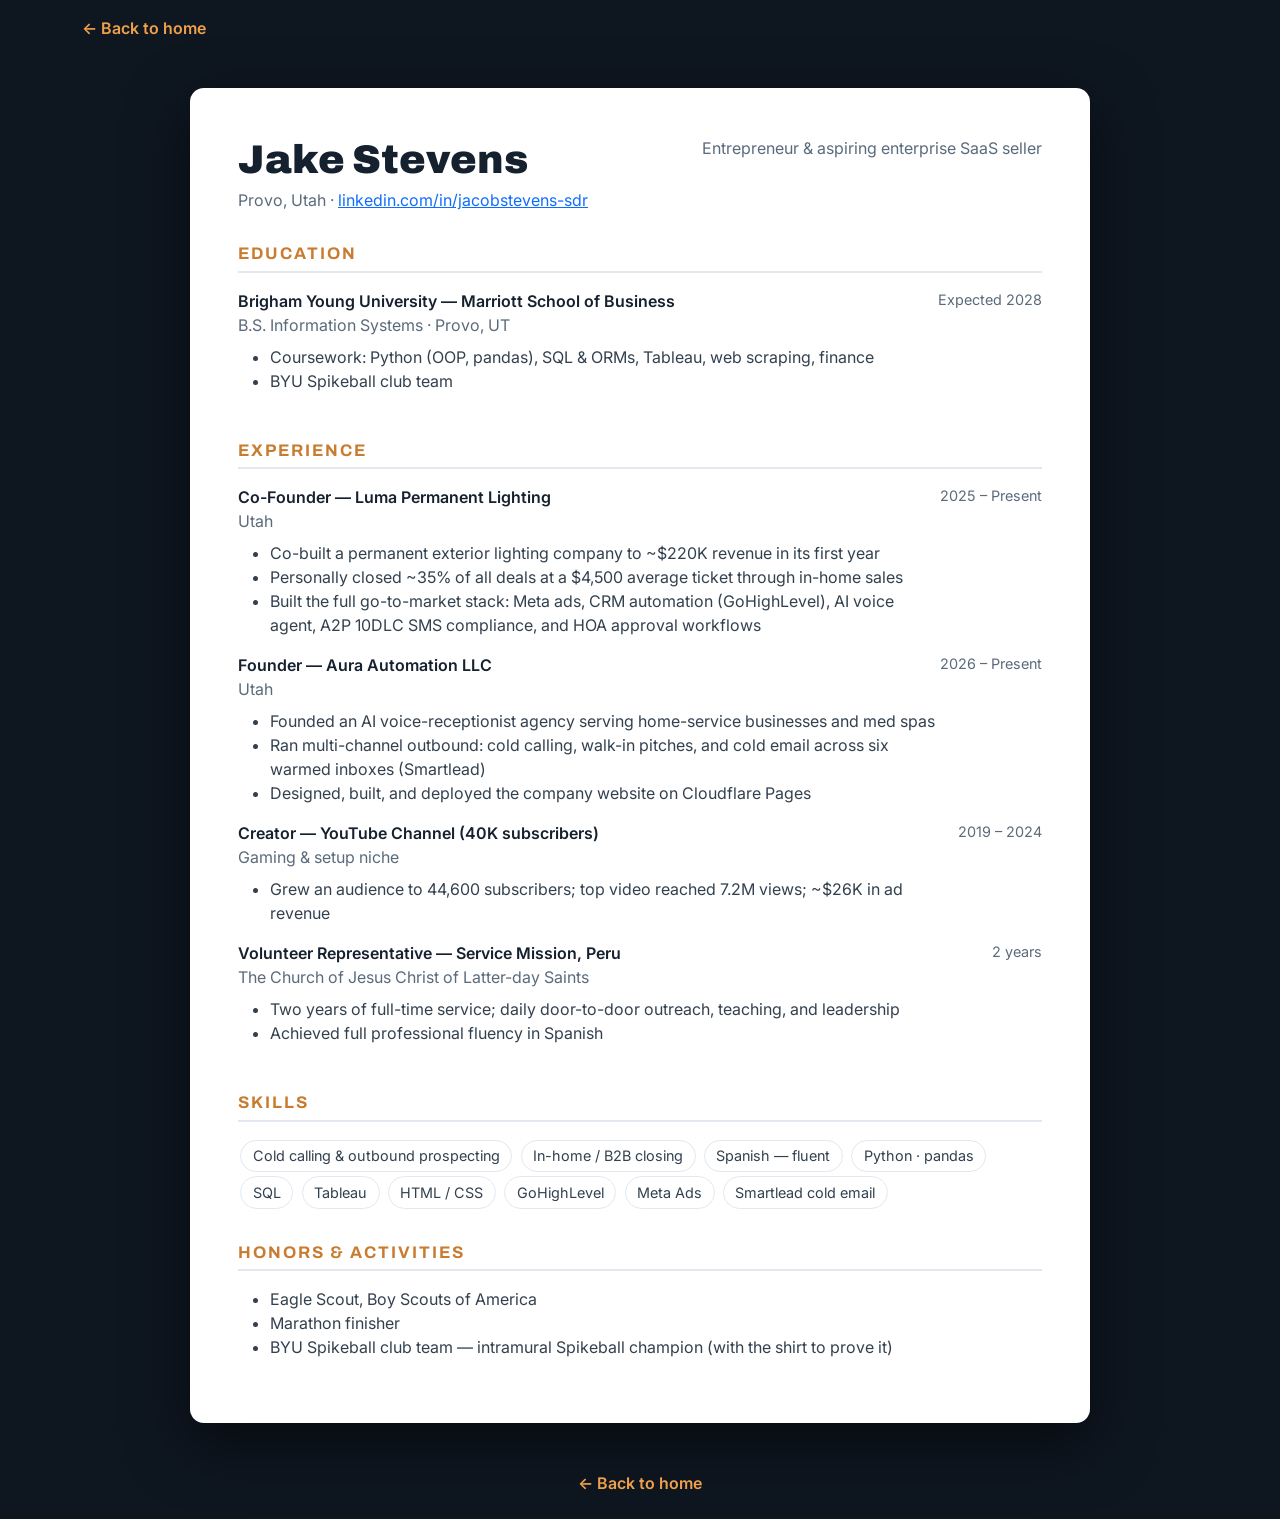
<file: resume.html>
<!DOCTYPE html>
<html lang="en">
<head>
  <meta charset="UTF-8">
  <meta name="viewport" content="width=device-width, initial-scale=1">
  <title>Résumé — Jake Stevens</title>
  <link href="https://cdn.jsdelivr.net/npm/bootstrap@5.3.3/dist/css/bootstrap.min.css" rel="stylesheet">
  <link rel="preconnect" href="https://fonts.googleapis.com">
  <link href="https://fonts.googleapis.com/css2?family=Archivo:wght@500;700;900&family=Inter:wght@400;500;600&display=swap" rel="stylesheet">
  <style>
    :root{--ink:#0e1620; --paper:#ffffff; --line:#e3e8ee; --glow:#c97c2f; --muted:#5a6b7c;}
    body{background:var(--ink); font-family:'Inter',system-ui,sans-serif;}
    .sheet{background:var(--paper); border-radius:14px; max-width:900px; margin:3rem auto;
      padding:3rem; box-shadow:0 20px 60px rgba(0,0,0,.5);}
    h1{font-family:'Archivo',sans-serif; font-weight:900; color:#15212e;}
    h2{font-family:'Archivo',sans-serif; font-weight:700; font-size:1.05rem; color:var(--glow);
      text-transform:uppercase; letter-spacing:.12em; border-bottom:2px solid var(--line);
      padding-bottom:.4rem; margin:2rem 0 1rem;}
    .role{font-weight:600; color:#15212e;}
    .where{color:var(--muted);}
    .when{color:var(--muted); font-size:.9rem; white-space:nowrap;}
    ul{color:#33414f;}
    .topbar a{color:#f0a04b; text-decoration:none; font-weight:600;}
    .pill{display:inline-block; border:1px solid var(--line); border-radius:999px;
      padding:.3em .8em; margin:.15em; color:#33414f; font-size:.9rem;}
    @media (max-width:600px){.sheet{padding:1.5rem; margin:1rem;}}
  </style>
</head>
<body>
<div class="container topbar pt-3">
  <a href="index.html">← Back to home</a>
</div>

<main class="sheet">
  <header class="d-flex justify-content-between align-items-start flex-wrap gap-2">
    <div>
      <h1 class="mb-1">Jake Stevens</h1>
      <p class="where mb-0">Provo, Utah ·
        <a href="https://www.linkedin.com/in/jacobstevens-sdr/" target="_blank" rel="noopener">linkedin.com/in/jacobstevens-sdr</a></p>
    </div>
    <p class="where mb-0">Entrepreneur &amp; aspiring enterprise SaaS seller</p>
  </header>

  <h2>Education</h2>
  <div class="d-flex justify-content-between">
    <div>
      <div class="role">Brigham Young University — Marriott School of Business</div>
      <div class="where">B.S. Information Systems · Provo, UT</div>
      <ul class="mt-2">
        <li>Coursework: Python (OOP, pandas), SQL &amp; ORMs, Tableau, web scraping, finance</li>
        <li>BYU Spikeball club team</li>
      </ul>
    </div>
    <div class="when">Expected 2028</div>
  </div>

  <h2>Experience</h2>
  <div class="d-flex justify-content-between">
    <div>
      <div class="role">Co-Founder — Luma Permanent Lighting</div>
      <div class="where">Utah</div>
      <ul class="mt-2">
        <li>Co-built a permanent exterior lighting company to ~$220K revenue in its first year</li>
        <li>Personally closed ~35% of all deals at a $4,500 average ticket through in-home sales</li>
        <li>Built the full go-to-market stack: Meta ads, CRM automation (GoHighLevel), AI voice agent, A2P 10DLC SMS compliance, and HOA approval workflows</li>
      </ul>
    </div>
    <div class="when">2025 – Present</div>
  </div>
  <div class="d-flex justify-content-between">
    <div>
      <div class="role">Founder — Aura Automation LLC</div>
      <div class="where">Utah</div>
      <ul class="mt-2">
        <li>Founded an AI voice-receptionist agency serving home-service businesses and med spas</li>
        <li>Ran multi-channel outbound: cold calling, walk-in pitches, and cold email across six warmed inboxes (Smartlead)</li>
        <li>Designed, built, and deployed the company website on Cloudflare Pages</li>
      </ul>
    </div>
    <div class="when">2026 – Present</div>
  </div>
  <div class="d-flex justify-content-between">
    <div>
      <div class="role">Creator — YouTube Channel (40K subscribers)</div>
      <div class="where">Gaming &amp; setup niche</div>
      <ul class="mt-2">
        <li>Grew an audience to 44,600 subscribers; top video reached 7.2M views; ~$26K in ad revenue</li>
      </ul>
    </div>
    <div class="when">2019 – 2024</div>
  </div>
  <div class="d-flex justify-content-between">
    <div>
      <div class="role">Volunteer Representative — Service Mission, Peru</div>
      <div class="where">The Church of Jesus Christ of Latter-day Saints</div>
      <ul class="mt-2">
        <li>Two years of full-time service; daily door-to-door outreach, teaching, and leadership</li>
        <li>Achieved full professional fluency in Spanish</li>
      </ul>
    </div>
    <div class="when">2 years</div>
  </div>

  <h2>Skills</h2>
  <div>
    <span class="pill">Cold calling &amp; outbound prospecting</span>
    <span class="pill">In-home / B2B closing</span>
    <span class="pill">Spanish — fluent</span>
    <span class="pill">Python · pandas</span>
    <span class="pill">SQL</span>
    <span class="pill">Tableau</span>
    <span class="pill">HTML / CSS</span>
    <span class="pill">GoHighLevel</span>
    <span class="pill">Meta Ads</span>
    <span class="pill">Smartlead cold email</span>
  </div>

  <h2>Honors &amp; Activities</h2>
  <ul>
    <li>Eagle Scout, Boy Scouts of America</li>
    <li>Marathon finisher</li>
    <li>BYU Spikeball club team — intramural Spikeball champion (with the shirt to prove it)</li>
  </ul>
</main>

<div class="container pb-4 text-center">
  <a class="topbar" href="index.html" style="color:#f0a04b; font-weight:600; text-decoration:none;">← Back to home</a>
</div>
</body>
</html>
</file>
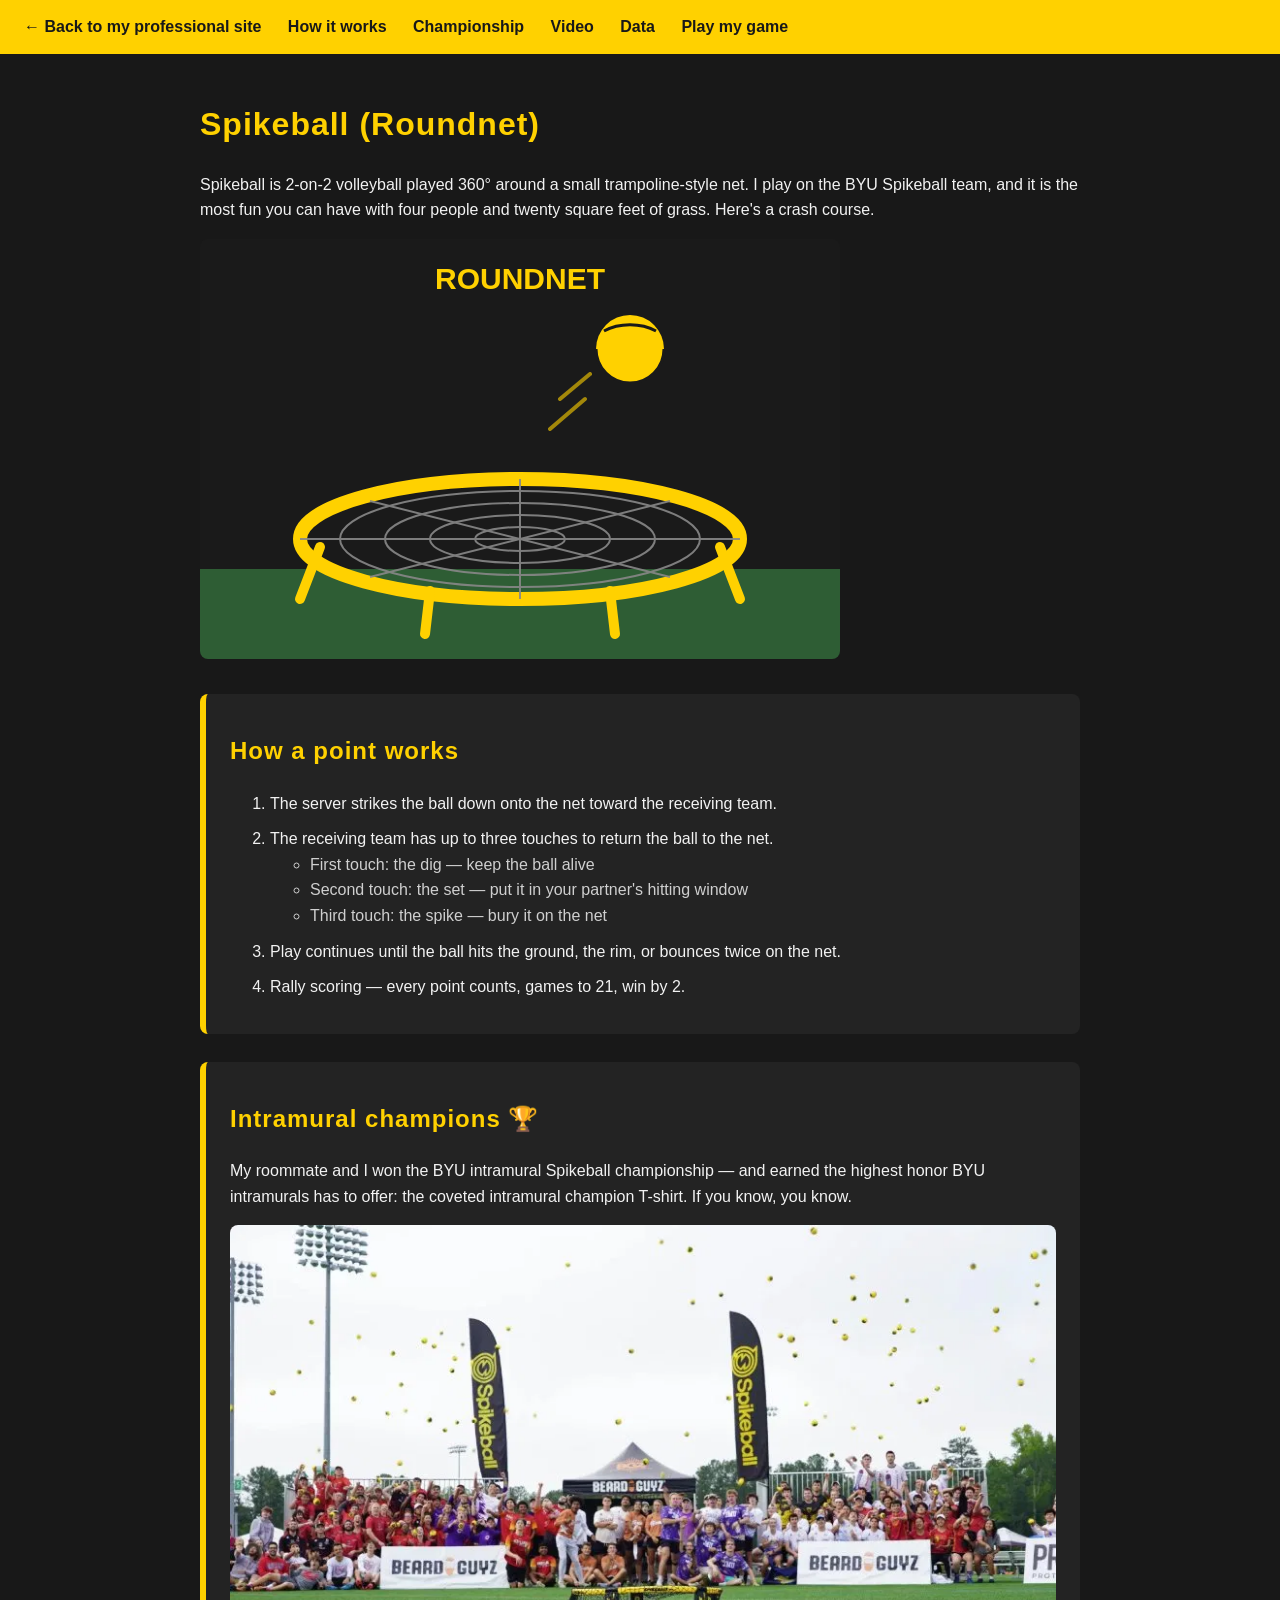
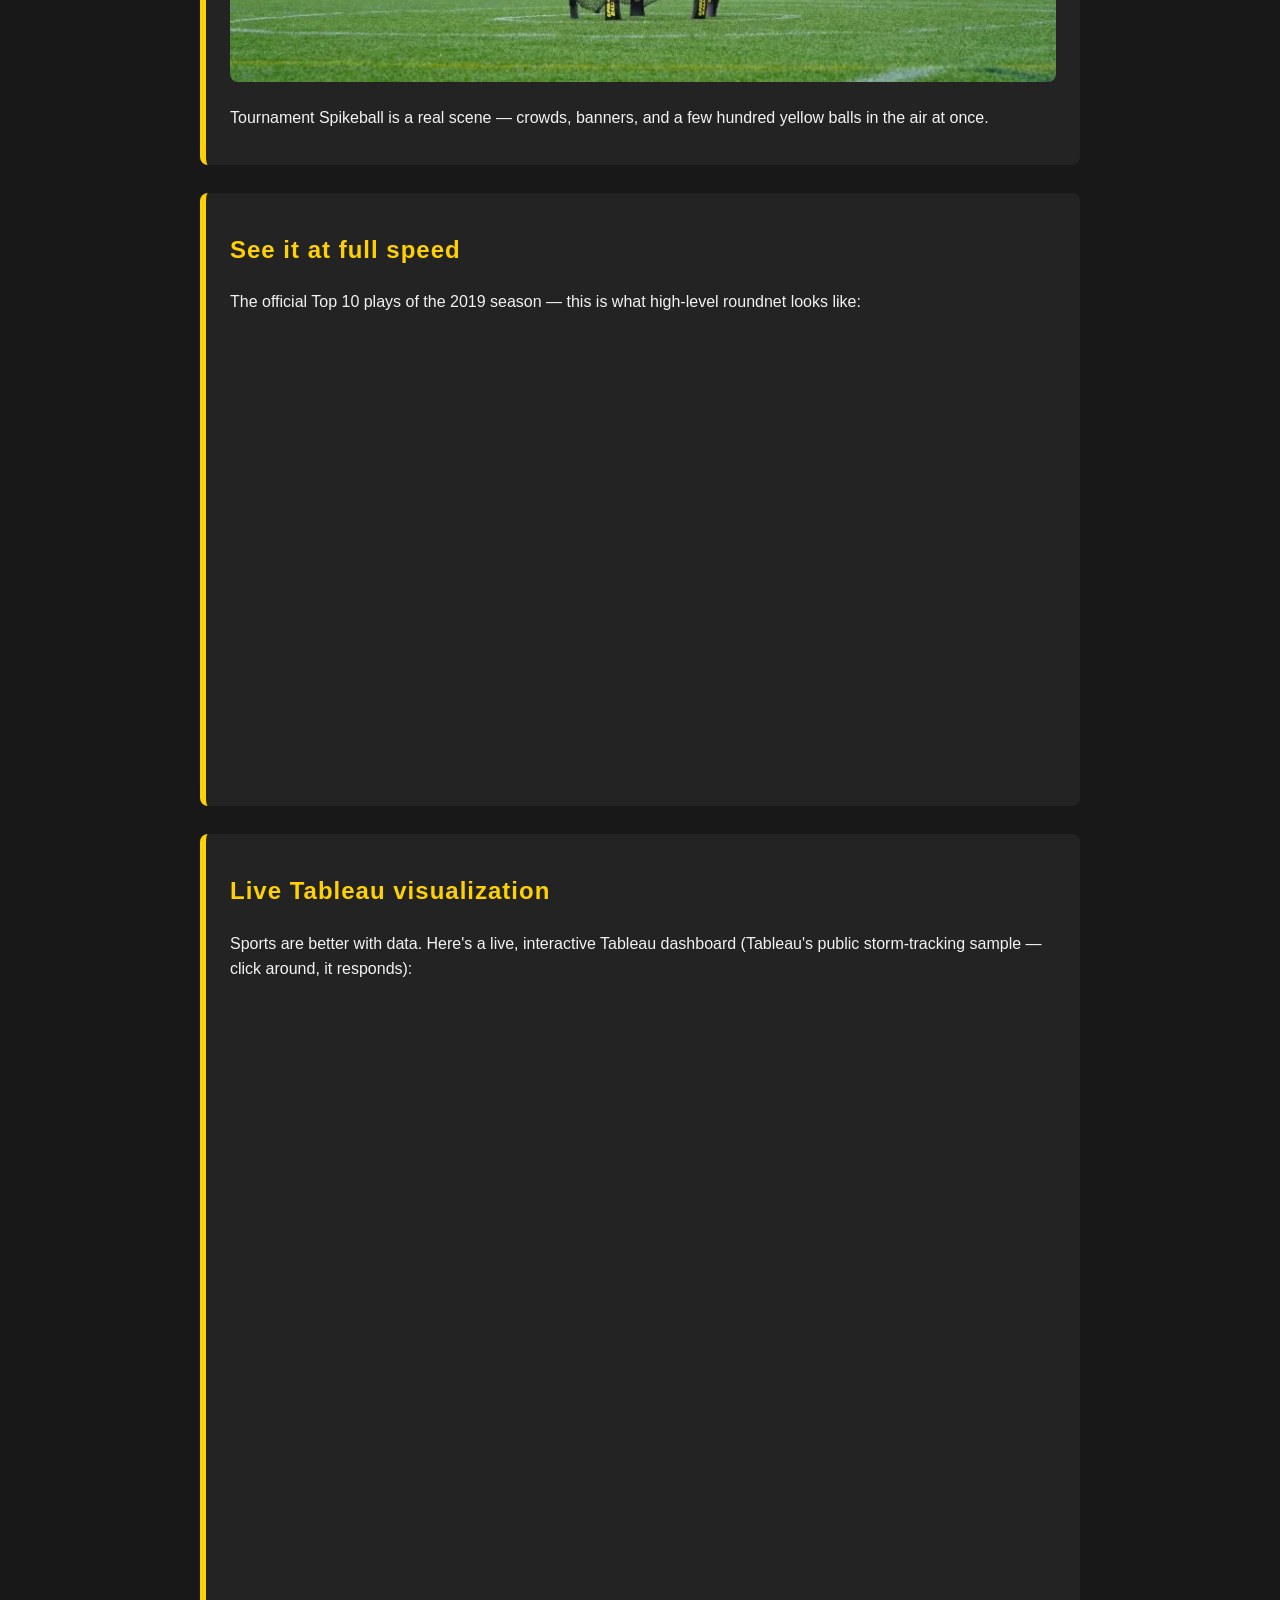
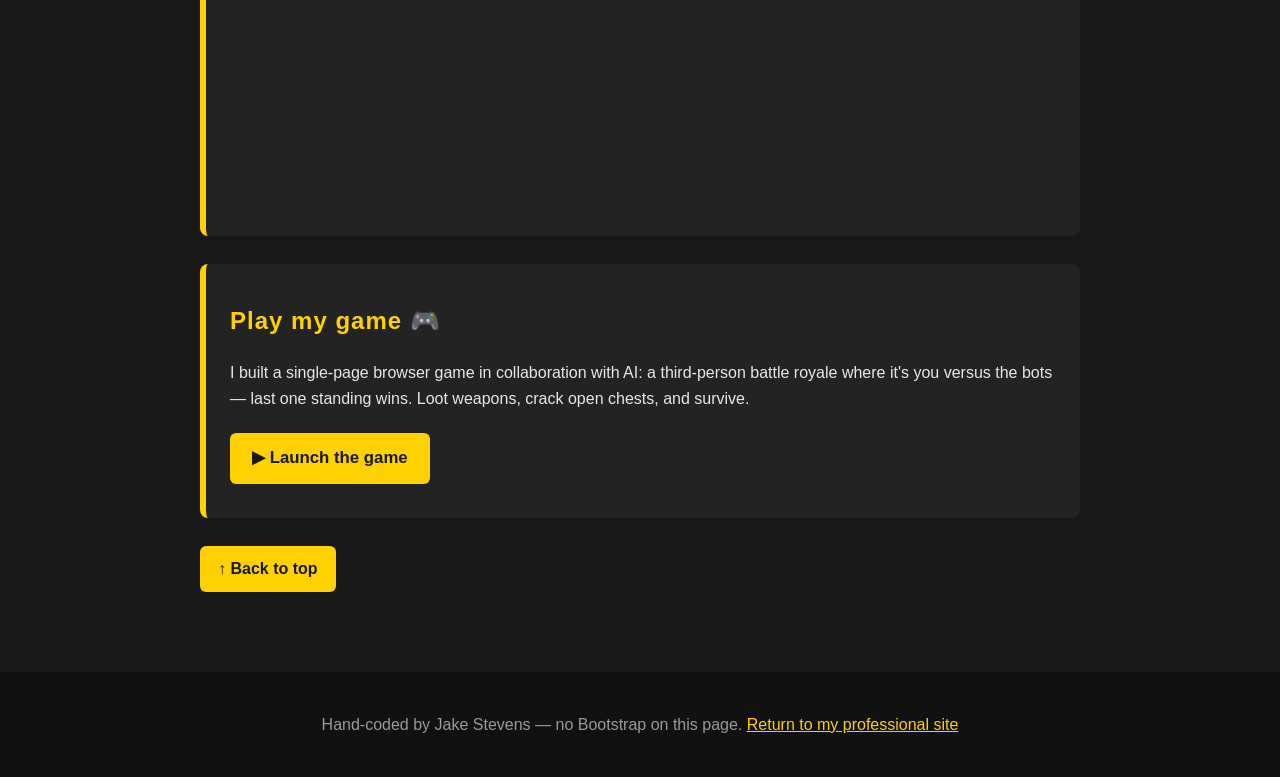
<file: scratch.html>
<!DOCTYPE html>
<html lang="en">
<head>
<meta charset="UTF-8">
<meta name="viewport" content="width=device-width, initial-scale=1">
<title>Spikeball — My Favorite Sport</title>
<!-- Stylesheet I wrote from scratch -->
<link rel="stylesheet" href="scratch.css">
</head>
<body>
<!-- on-page anchor target -->
<a id="top"></a>

<!-- Navigation: back to professional pages + on-page links -->
<nav class="topnav">
<a href="index.html">← Back to my professional site</a>
<a href="#gear">How it works</a>
<a href="#champ">Championship</a>
<a href="#video">Video</a>
<a href="#data">Data</a>
<a href="#game">Play my game</a>
</nav>

<!-- div #1: page wrapper -->
<div class="wrapper">
<h1>Spikeball (Roundnet)</h1>
<p>Spikeball is 2-on-2 volleyball played 360° around a small trampoline-style net.
I play on the BYU Spikeball team, and it is the most fun you can have with four
people and twenty square feet of grass. Here's a crash course.</p>

<img src="images/spikeball.svg" alt="Illustration of a Spikeball net and ball">

<!-- div #2: card with the nested list (unordered inside ordered) -->
<div class="card" id="gear">
<h2>How a point works</h2>
<ol>
<li>The server strikes the ball down onto the net toward the receiving team.</li>
<li>The receiving team has up to three touches to return the ball to the net.
<ul>
<li>First touch: the dig — keep the ball alive</li>
<li>Second touch: the set — put it in your partner's hitting window</li>
<li>Third touch: the spike — bury it on the net</li>
</ul>
</li>
<li>Play continues until the ball hits the ground, the rim, or bounces twice on the net.</li>
<li>Rally scoring — every point counts, games to 21, win by 2.</li>
</ol>
</div>

<!-- Championship card -->
<div class="card" id="champ">
<h2>Intramural champions &#127942;</h2>
<p>My roommate and I won the BYU intramural Spikeball championship — and earned the
highest honor BYU intramurals has to offer: the coveted intramural champion T-shirt.
If you know, you know.</p>
<img src="images/spikeball-tourney.webp"
alt="Spikeball tournament with crowds, banners, and balls flying through the air">
<p>Tournament Spikeball is a real scene — crowds, banners, and a few hundred yellow
balls in the air at once.</p>
</div>

<!-- div: card with the embedded YouTube video -->
<div class="card" id="video">
<h2>See it at full speed</h2>
<p>The official Top 10 plays of the 2019 season — this is what high-level roundnet looks like:</p>
<iframe width="800" height="450"
src="https://www.youtube.com/embed/f4Dc0wWnXtY"
title="Spikeball Roundnet Top 10 Plays of 2019"
frameborder="0"
allow="accelerometer; autoplay; clipboard-write; encrypted-media; gyroscope; picture-in-picture"
allowfullscreen></iframe>
</div>

<!-- Live, interactive Tableau embed -->
<div class="card" id="data">
<h2>Live Tableau visualization</h2>
<p>Sports are better with data. Here's a live, interactive Tableau dashboard
(Tableau's public storm-tracking sample — click around, it responds):</p>
<div class="tableau-wrap">
<tableau-viz id="tableauViz"
src="https://public.tableau.com/views/RegionalSampleWorkbook/Storms"
toolbar="bottom" hide-tabs>
</tableau-viz>
</div>
<script type="module"
src="https://public.tableau.com/javascripts/api/tableau.embedding.3.latest.min.js"></script>
</div>

<!-- Web app / game card: easy access to my from-scratch game -->
<div class="card game-card" id="game">
<h2>Play my game &#127918;</h2>
<p>I built a single-page browser game in collaboration with AI: a third-person
battle royale where it's you versus the bots — last one standing wins. Loot weapons,
crack open chests, and survive.</p>
<p><a class="game-link" href="game.html">▶ Launch the game</a></p>
</div>

<!-- on-page anchor link back to the top -->
<p><a class="top-link" href="#top">↑ Back to top</a></p>
</div>

<!-- div #4: footer -->
<div class="footer">
<p>Hand-coded by Jake Stevens — no Bootstrap on this page.
<a href="index.html">Return to my professional site</a></p>
</div>
</body>
</html>
</file>
<file: scratch.css>
/* scratch.css — hand-written stylesheet for the from-scratch page (no Bootstrap) */

/* 1. Custom background color on the whole page + base font family/color */
body {
  background-color: #181818; /* custom background color */
  color: #f2f2f2;            /* font color */
  font-family: Verdana, Geneva, sans-serif; /* font family */
  margin: 0;
  line-height: 1.6;
}

/* 2. Headings use a different font family and the Spikeball yellow font color */
h1, h2 {
  font-family: "Arial Black", Arial, sans-serif;
  color: #ffd100;
  letter-spacing: 1px;
}

/* 3. Top navigation bar */
.topnav {
  background-color: #ffd100;
  padding: 14px 24px;
  position: sticky;
  top: 0;
}
.topnav a {
  color: #181818;
  font-weight: bold;
  text-decoration: none;
  margin-right: 22px;
}
.topnav a:hover { text-decoration: underline; }

/* 4. Div used to center and constrain the main content block */
.wrapper {
  max-width: 880px;
  margin: 0 auto;
  padding: 24px;
}

/* 5. Div styled as a highlighted card section */
.card {
  background-color: #232323;
  border-left: 6px solid #ffd100;
  border-radius: 8px;
  padding: 18px 24px;
  margin: 28px 0;
}

/* 6. Div used as a footer block */
.footer {
  background-color: #111;
  color: #9a9a9a;
  text-align: center;
  padding: 24px;
  margin-top: 40px;
}
.footer a { color: #ffd100; }

/* 7. Images and embeds scale to fit */
img, iframe { max-width: 100%; border-radius: 8px; }

/* 8. Lists */
ol > li { margin-bottom: 10px; }
ul li { color: #cfcfcf; }

/* 9. Back-to-top link styled as a button */
.top-link {
  display: inline-block;
  background-color: #ffd100;
  color: #181818;
  padding: 10px 18px;
  border-radius: 6px;
  font-weight: bold;
  text-decoration: none;
}

/* 10. Make the live Tableau dashboard tall enough to fit and stay interactive */
.tableau-wrap {
  width: 100%;
  height: 820px;
  margin-top: 12px;
}
.tableau-wrap tableau-viz,
#tableauViz {
  display: block;
  width: 100%;
  height: 820px;
}
/* On smaller screens, give it a sensible minimum height */
@media (max-width: 700px) {
  .tableau-wrap,
  .tableau-wrap tableau-viz,
  #tableauViz {
    height: 640px;
  }
}

/* 11. Game card + launch button */
.game-card p { color: #e8e8e8; }
.game-link {
  display: inline-block;
  background-color: #ffd100;
  color: #181818;
  padding: 12px 22px;
  border-radius: 6px;
  font-weight: bold;
  font-size: 1.05rem;
  text-decoration: none;
  margin-top: 6px;
}
.game-link:hover { background-color: #ffe355; }
</file>
